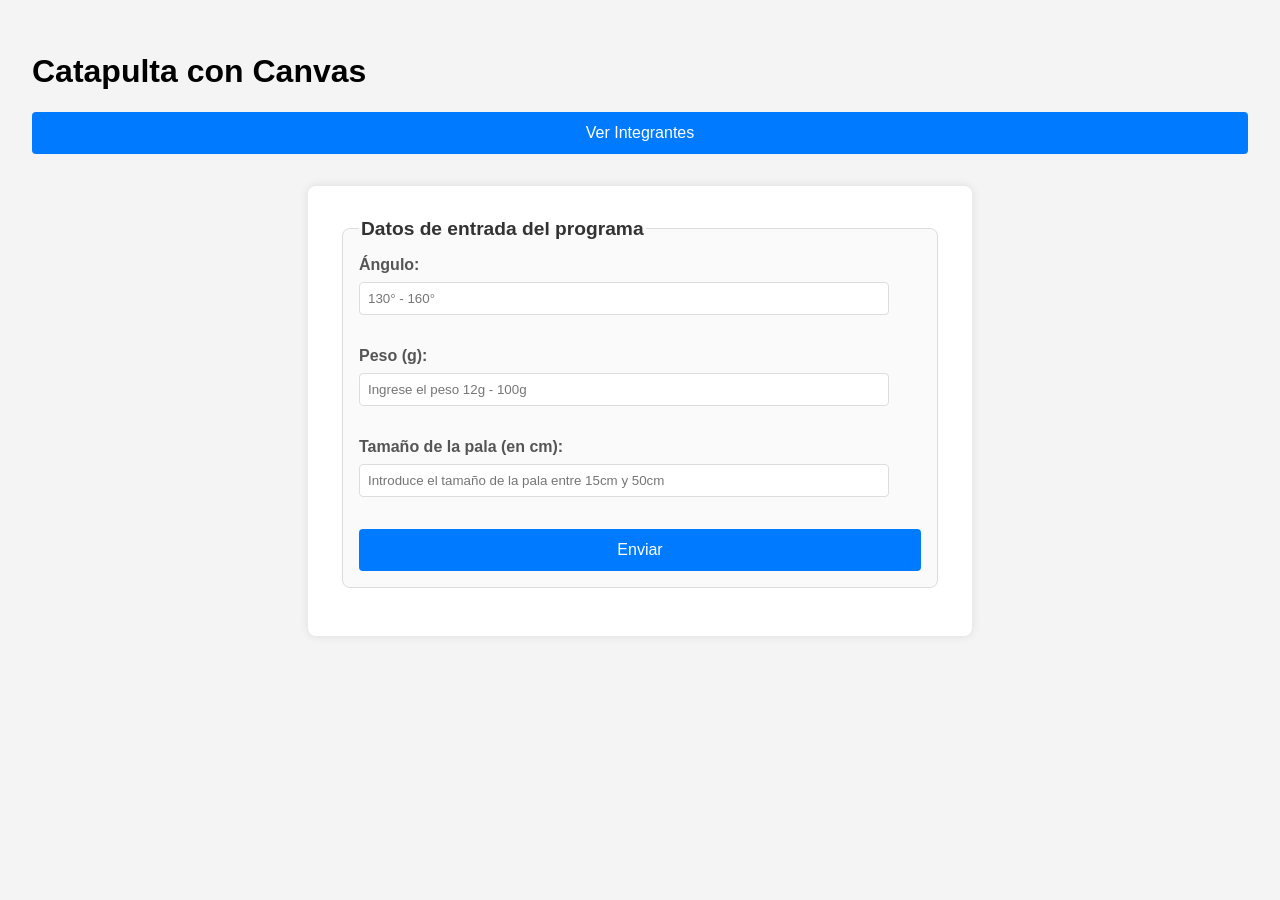
<file: Projects/4to Semestre/Fisica 1/src/index.html>
<!-- Referencias -->
<!-- https://developer.mozilla.org/es/docs/Web/API/Canvas_API/Tutorial -->
<!-- https://developer.mozilla.org/es/docs/Web/API/Canvas_API/Tutorial/Basic_usage -->
<!-- https://www.mathjax.org/ -->
<!-- https://docs.mathjax.org/en/latest/web/configuration.html -->
<!DOCTYPE html>
<html lang="es">

<head>
    <meta charset="UTF-8">
    <meta name="viewport"
        content="width=device-width, initial-scale=1.0">
    <title>Catapulta</title>
    <link rel="stylesheet"
        href="../style/index.css">

</head>

<body>
    <main>
        <h1>Catapulta con Canvas</h1>
        <dialog id="idDialogIntegrantes">
            <h2>Integrantes</h2>
            <ol start="1">
                <li>Daniel Benjamin Perez Morales</li>
                <li>Jeremy Joshua Perez Gonzales</li>
                <li>Pedro Justino Cruz Perez</li>
                <li>Gustavo Alexander Diaz Moreno</li>
                <li>Ariel Cristopher Alvarez Zapata</li>
                <li>Juan Alberto Hernandez Alvarez</li>
                <img src="../images/Pedro.webp"
                    alt="Pedro"
                    width="150"
                    height="150">
                <img src="../images/Emilio.webp"
                    alt="Emilio"
                    width="150"
                    height="150">
                <img src="../images/Daniel.webp"
                    alt="Daniel"
                    width="150"
                    height="150">
                <img src="../images/Jeremy.webp"
                    alt="Jeremy"
                    width="150"
                    height="150">
                <img src="../images/Gabriel.webp"
                    alt="Gabriel"
                    width="150"
                    height="150">
                <img src="../images/Lester.webp"
                    alt="Lester"
                    width="150"
                    height="150">
                <img src="../images/Gustavo.webp"
                    alt="Gustavo"
                    width="150"
                    height="150">
                <img src="../images/Ariel.webp"
                    alt="Ariel"
                    width="150"
                    height="150">

            </ol>
            <button id="cerrarModalIntegrantes">Cerrar</button>
        </dialog>


        <button id="verModalIntegrantes">Ver Integrantes</button>

        <script src="../lib/modal.cjs"></script>

        <form id="catapultaForm">
            <fieldset>
                <legend>Datos de entrada del programa</legend>

                <div class="form-group">
                    <label for="angulo">Ángulo:</label>
                    <input id="angulo"
                        name="angulo"
                        type="number"
                        min="130"
                        max="160"
                        placeholder="130&deg; - 160&deg;"
                        required>
                    <span id="anguloMsg"
                        class="message"></span>
                </div>

                <div class="form-group">
                    <label for="peso">Peso (g):</label>
                    <input id="peso"
                        name="peso"
                        type="number"
                        min="12"
                        max="100"
                        step="0.1"
                        placeholder="Ingrese el peso 12g - 100g"
                        required>
                    <span id="pesoMsg"
                        class="message"></span>
                </div>

                <div class="form-group">
                    <label for="tamañoPala">Tamaño de la pala (en cm):</label>
                    <input id="tamañoPala"
                        name="tamañoPala"
                        type="number"
                        step="0.1"
                        min="15"
                        max="50"
                        placeholder="Introduce el tamaño de la pala entre 15cm y 50cm"
                        required>
                    <span id="tamañoPalaMsg"
                        class="message"></span>
                </div>

                <button type="submit">Enviar</button>
            </fieldset>
        </form>

        <script src="../lib/catapultaFormulario.cjs"></script>
    </main>
</body>

</html>
</file>
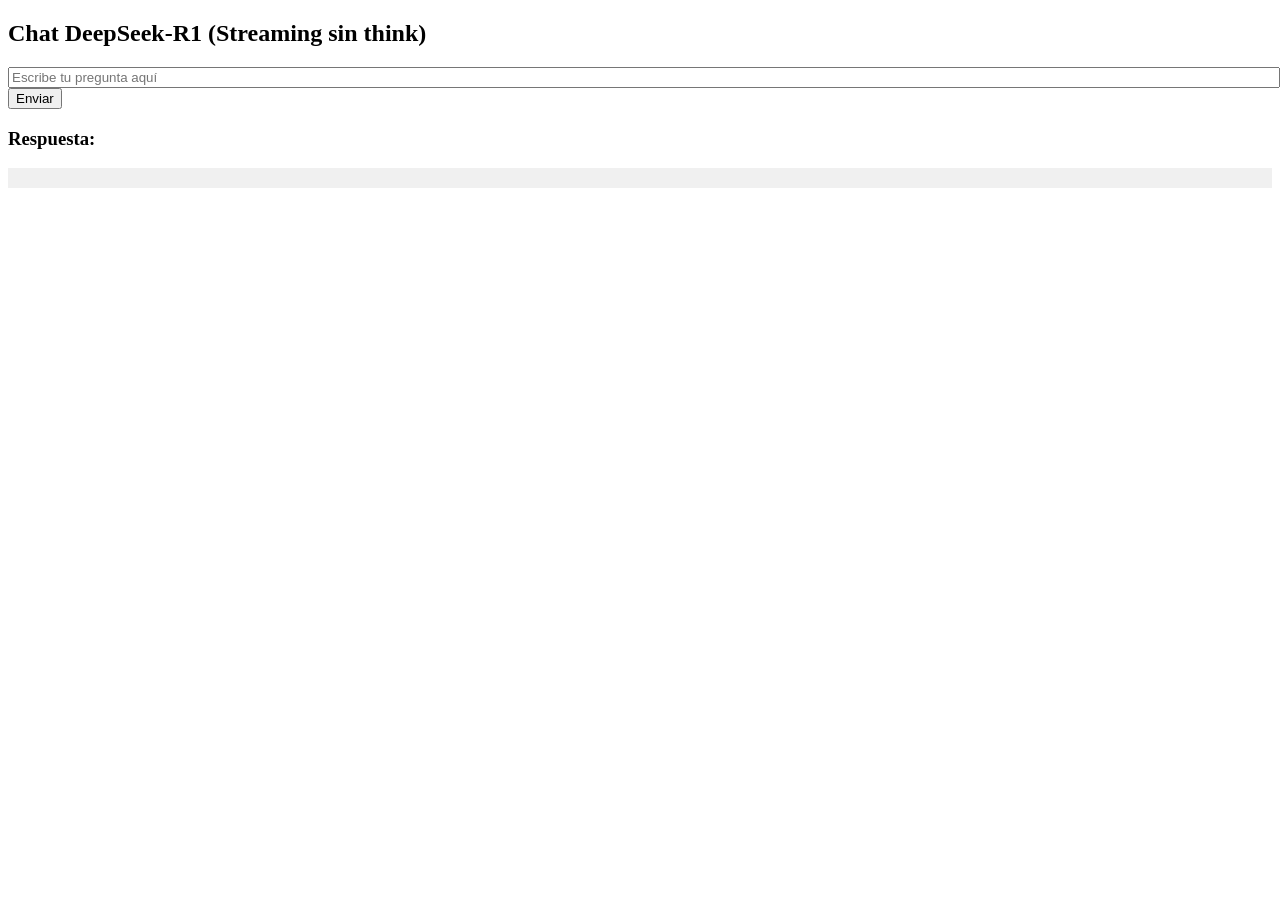
<file: Projects/5to Semestre/Fisica 2/test/index.html>
<!DOCTYPE html>
<html>

<head>
    <meta charset="UTF-8">
    <title>Chat DeepSeek‑R1 (Streaming sin think)</title>
    <script>
        async function ask() {
            const prompt = document.getElementById('prompt').value;
            const output = document.getElementById('output');
            output.textContent = '';
            let full = '';

            const res = await fetch('http://127.0.0.1:11434/api/generate', {
                method: 'POST',
                headers: { 'Content-Type': 'application/json' },
                body: JSON.stringify({
                    model: 'mistral',
                    prompt,
                    stream: true
                })
            });

            const reader = res.body.getReader();
            const decoder = new TextDecoder();
            let texto = "";
            let done = false;

            while (!done) {
                const { value, done: doneReading } = await reader.read();
                done = doneReading;
                const chunk = decoder.decode(value, { stream: true });

                chunk.split('\n').forEach(line => {
                    if (line.trim()) {
                        try {
                            const obj = JSON.parse(line);
                            if (obj.response) {
                                // Quita cualquier fragmento pensado
                                const clean = obj.response.replace(/<think>.*?<\/think>/gs, '');
                                full += clean;
                                texto = full;
                                output.textContent = full;
                            }
                        } catch (e) {
                            // Ignorar líneas JSON parciales
                        }
                    }
                });

            }
            texto = texto.split("</think>")[1].trim();
            console.log(
                texto
            ); // Imprime la respuesta por consola



        }

        window.ask = ask;
    </script>
</head>

<body>
    <h2>Chat DeepSeek‑R1 (Streaming sin think)</h2>
    <input id="prompt"
        style="width:100%"
        placeholder="Escribe tu pregunta aquí" />
    <button onclick="ask()">Enviar</button>
    <h3>Respuesta:</h3>
    <pre id="output"
        style="background:#f0f0f0; padding:10px;"></pre>
</body>

</html>
</file>
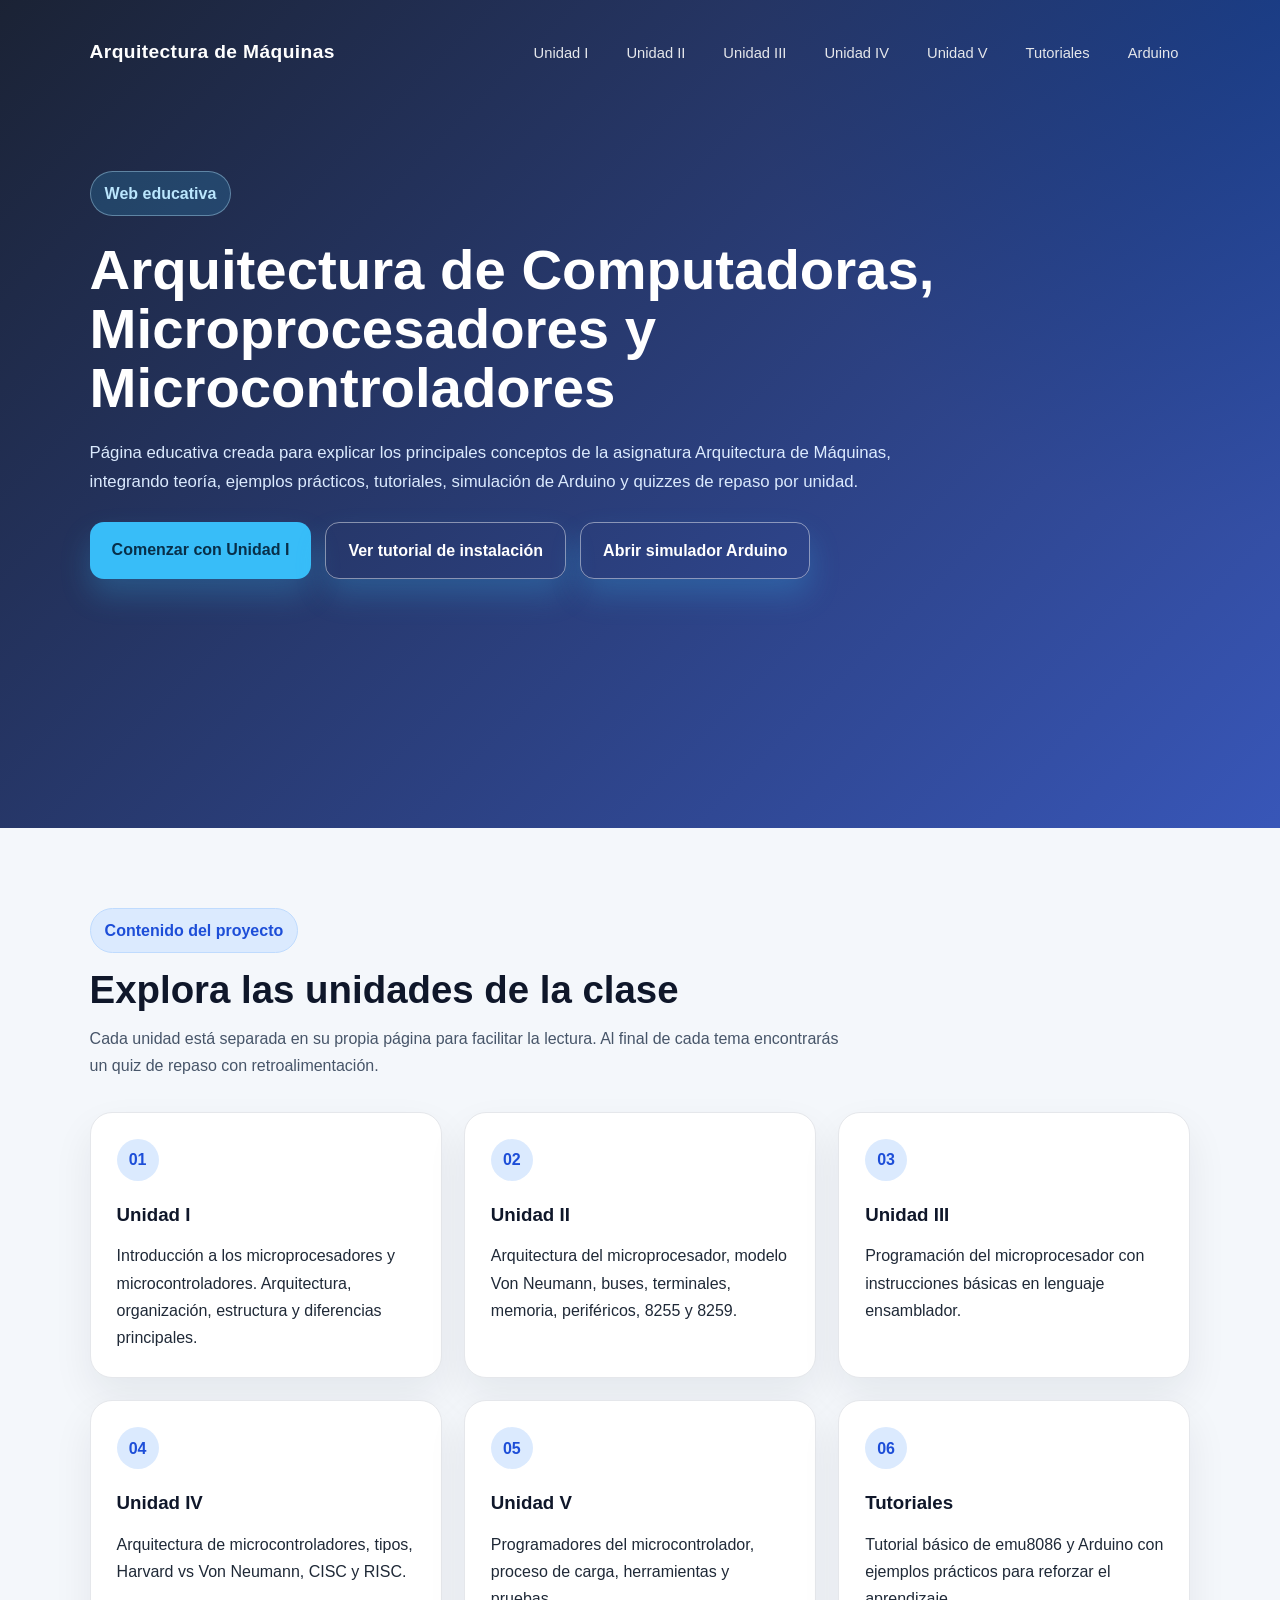
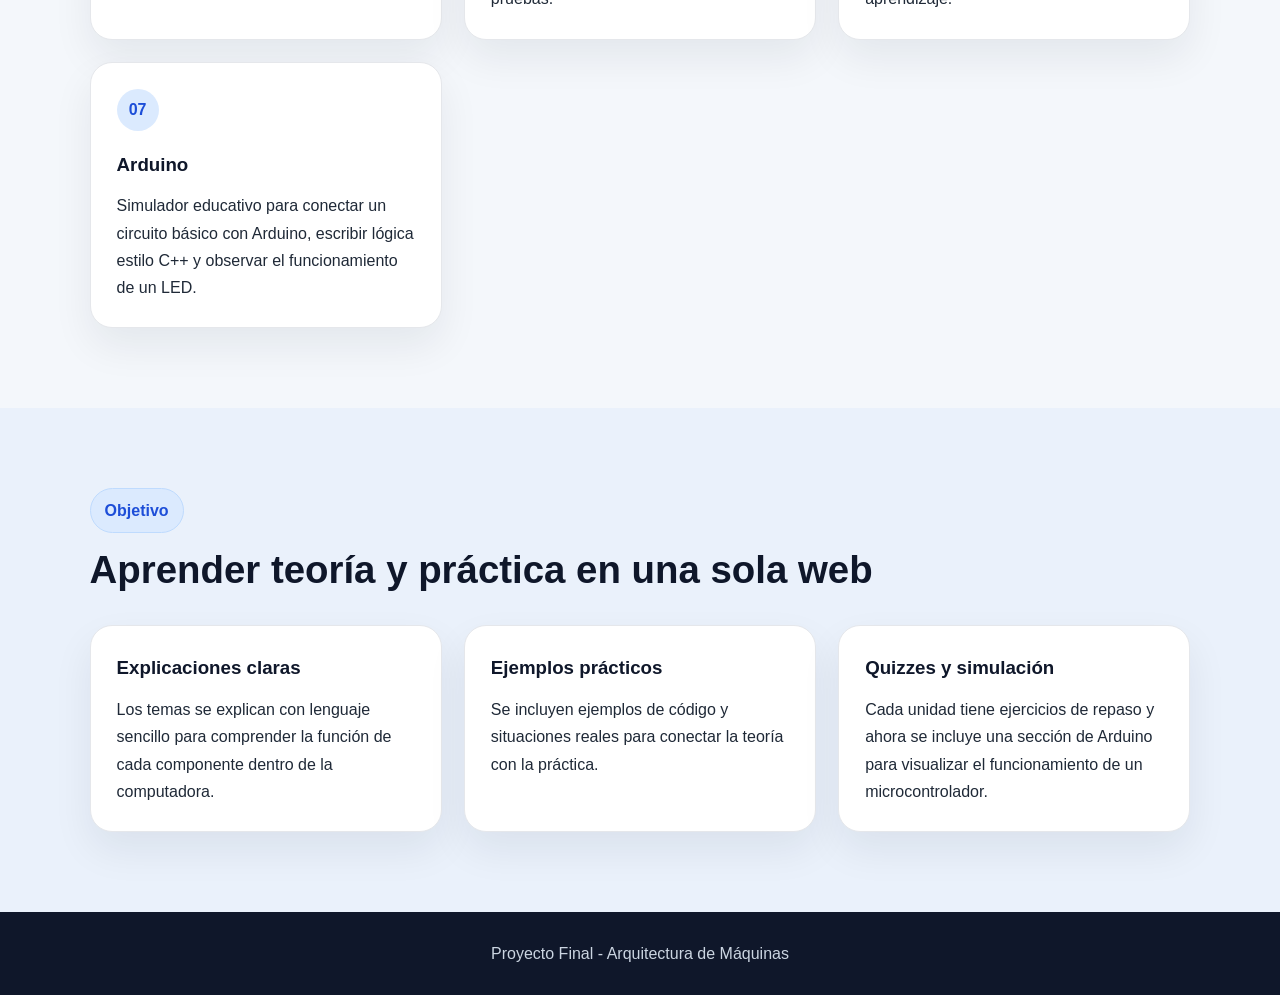
<file: Projects/7mo Semestre/Arquitectura De Maquinas Computadora 1/project-referencia/index.html>
<!DOCTYPE html>
<html lang="es">
<head>
  <meta charset="UTF-8">
  <meta name="viewport" content="width=device-width, initial-scale=1.0">
  <title>Arquitectura de Máquinas</title>
  <link rel="stylesheet" href="style.css">
</head>
<body>

  <header class="hero">
    <nav class="navbar">
      <a href="index.html" class="logo">Arquitectura de Máquinas</a>

      <ul class="menu">
        <li><a href="Unidades/unidad1.html">Unidad I</a></li>
        <li><a href="Unidades/unidad2.html">Unidad II</a></li>
        <li><a href="Unidades/unidad3.html">Unidad III</a></li>
        <li><a href="Unidades/unidad4.html">Unidad IV</a></li>
        <li><a href="Unidades/unidad5.html">Unidad V</a></li>
        <li><a href="Unidades/tutoriales.html">Tutoriales</a></li>
        <li><a href="Unidades/arduino.html">Arduino</a></li>
      </ul>
    </nav>

    <section class="hero-content">
      <span class="tag">Web educativa</span>

      <h1>Arquitectura de Computadoras, Microprocesadores y Microcontroladores</h1>

      <p>
        Página educativa creada para explicar los principales conceptos de la asignatura
        Arquitectura de Máquinas, integrando teoría, ejemplos prácticos, tutoriales,
        simulación de Arduino y quizzes de repaso por unidad.
      </p>

      <div class="hero-buttons">
        <a class="btn" href="Unidades/unidad1.html">Comenzar con Unidad I</a>
        <a class="btn btn-outline" href="Unidades/tutoriales.html">Ver tutorial de instalación</a>
        <a class="btn btn-outline" href="Unidades/arduino.html">Abrir simulador Arduino</a>
      </div>
    </section>
  </header>

  <main>

    <section class="section">
      <div class="section-title">
        <span>Contenido del proyecto</span>
        <h2>Explora las unidades de la clase</h2>
        <p>
          Cada unidad está separada en su propia página para facilitar la lectura.
          Al final de cada tema encontrarás un quiz de repaso con retroalimentación.
        </p>
      </div>

      <div class="cards">
        <a href="Unidades/unidad1.html" class="card link-card">
          <span class="card-number">01</span>
          <h3>Unidad I</h3>
          <p>
            Introducción a los microprocesadores y microcontroladores.
            Arquitectura, organización, estructura y diferencias principales.
          </p>
        </a>

        <a href="Unidades/unidad2.html" class="card link-card">
          <span class="card-number">02</span>
          <h3>Unidad II</h3>
          <p>
            Arquitectura del microprocesador, modelo Von Neumann, buses,
            terminales, memoria, periféricos, 8255 y 8259.
          </p>
        </a>

        <a href="Unidades/unidad3.html" class="card link-card">
          <span class="card-number">03</span>
          <h3>Unidad III</h3>
          <p>
            Programación del microprocesador con instrucciones básicas
            en lenguaje ensamblador.
          </p>
        </a>

        <a href="Unidades/unidad4.html" class="card link-card">
          <span class="card-number">04</span>
          <h3>Unidad IV</h3>
          <p>
            Arquitectura de microcontroladores, tipos, Harvard vs Von Neumann,
            CISC y RISC.
          </p>
        </a>

        <a href="Unidades/unidad5.html" class="card link-card">
          <span class="card-number">05</span>
          <h3>Unidad V</h3>
          <p>
            Programadores del microcontrolador, proceso de carga,
            herramientas y pruebas.
          </p>
        </a>

        <a href="Unidades/tutoriales.html" class="card link-card">
          <span class="card-number">06</span>
          <h3>Tutoriales</h3>
          <p>
            Tutorial básico de emu8086 y Arduino con ejemplos prácticos
            para reforzar el aprendizaje.
          </p>
        </a>

        <a href="Unidades/arduino.html" class="card link-card">
          <span class="card-number">07</span>
          <h3>Arduino</h3>
          <p>
            Simulador educativo para conectar un circuito básico con Arduino,
            escribir lógica estilo C++ y observar el funcionamiento de un LED.
          </p>
        </a>
      </div>
    </section>

    <section class="section section-alt">
      <div class="section-title">
        <span>Objetivo</span>
        <h2>Aprender teoría y práctica en una sola web</h2>
      </div>

      <div class="features">
        <article class="feature">
          <h3>Explicaciones claras</h3>
          <p>
            Los temas se explican con lenguaje sencillo para comprender la función
            de cada componente dentro de la computadora.
          </p>
        </article>

        <article class="feature">
          <h3>Ejemplos prácticos</h3>
          <p>
            Se incluyen ejemplos de código y situaciones reales para conectar
            la teoría con la práctica.
          </p>
        </article>

        <article class="feature">
          <h3>Quizzes y simulación</h3>
          <p>
            Cada unidad tiene ejercicios de repaso y ahora se incluye una sección
            de Arduino para visualizar el funcionamiento de un microcontrolador.
          </p>
        </article>
      </div>
    </section>

  </main>

  <footer class="footer">
    <p>Proyecto Final - Arquitectura de Máquinas</p>
  </footer>

</body>
</html>
</file>
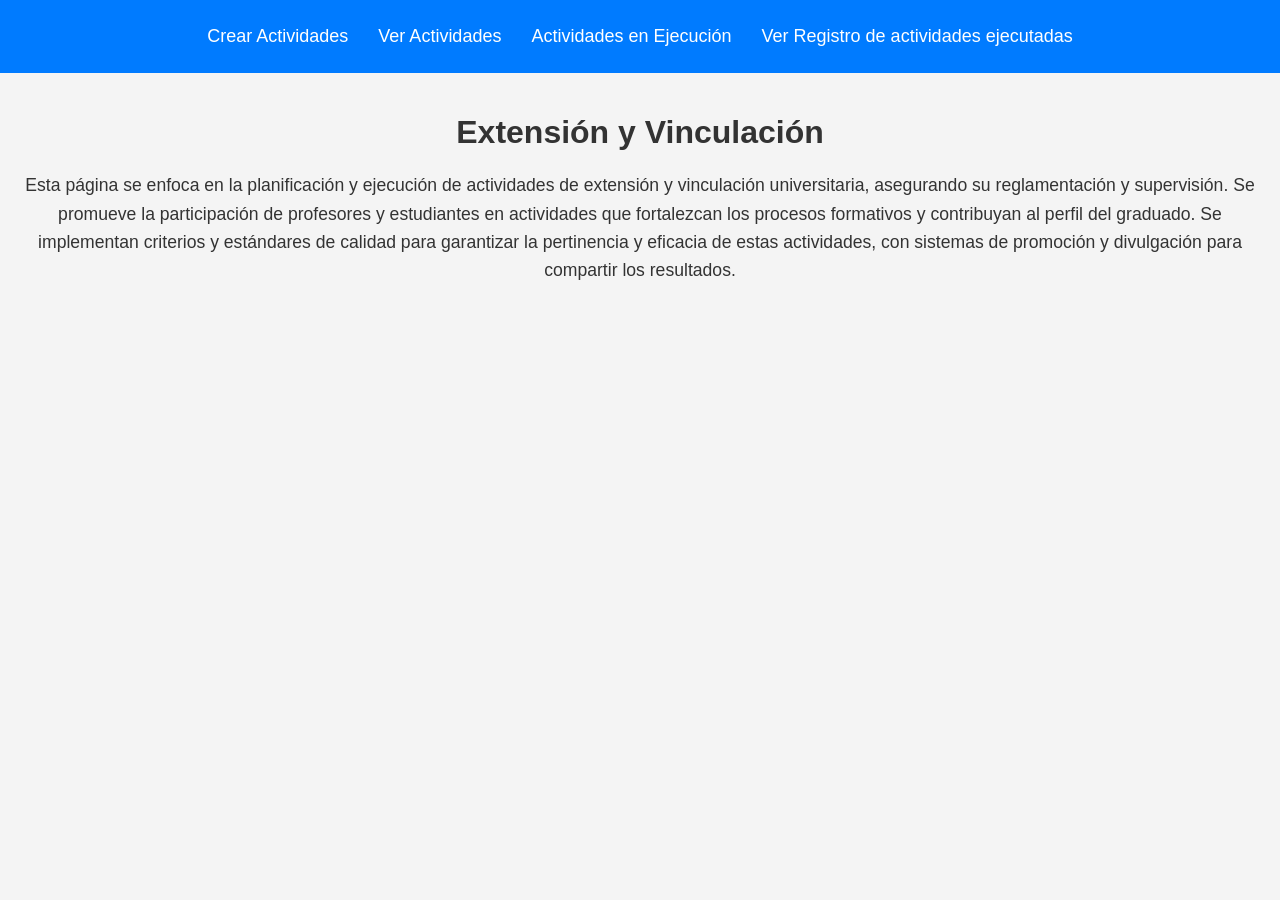
<file: Projects/3er Semestre/Programacion Orientada A Objetos/MyBackendProject/wwwroot/index.html>
<!DOCTYPE html>
<html lang="es">

<head>
    <link rel="stylesheet"
        href="styles.css">
    <meta charset="UTF-8">
    <meta name="viewport"
        content="width=device-width, initial-scale=1.0">
    <title>Extensión y Vinculación</title>
    <style>
        /* Estilos para el cuerpo del documento */
        body {

            background-color: #f4f4f4;
            color: #333;
            margin: 0;
            padding: 0;
        }

        /* Estilos para el encabezado */
        header {
            background-color: #007BFF;
            padding: 10px 0;
        }

        /* Estilos para la navegación */
        nav ul {
            list-style: none;
            display: flex;
            justify-content: center;
        }

        nav ul li {
            margin: 0 15px;
        }

        nav ul li a {
            color: #fff;
            text-decoration: none;
            font-size: 18px;
        }

        nav ul li a:hover {
            text-decoration: underline;
        }

        /* Estilos para el contenido principal */
        main {
            padding: 20px;
            text-align: center;
        }

        h1 {
            margin-bottom: 20px;
            color: #333;
        }

        p#resumen {
            color: #333;
            font-size: 1.1em;
            line-height: 1.6;
        }

        /* Estilos para el formulario */
        form {
            margin-top: 20px;
        }

        input[type="text"],
        input[type="submit"] {
            padding: 10px;
            margin-right: 10px;
            border: 1px solid #007BFF;
            border-radius: 5px;
            font-size: 16px;
            color: #333;
        }

        input[type="text"]::placeholder {
            color: #ccc;
        }

        button[type="submit"] {
            padding: 10px 20px;
            background-color: #007BFF;
            color: #fff;
            border: none;
            border-radius: 5px;
            font-size: 16px;
            cursor: pointer;
            transition: background-color 0.3s ease;
        }

        button[type="submit"]:hover {
            background-color: #0056b3;
        }
    </style>
</head>

<body>
    <header>
        <nav>
            <ul>
                <li><a href="/CrearActividades">Crear Actividades</a></li>
                <li><a href="/VerActividades">Ver Actividades</a></li>
                <li><a href="/ActividadesEnEjecucion">Actividades en Ejecución</a></li>
                <li><a href="/VerRegistroActividadesEjecutadas">Ver Registro de actividades ejecutadas</a></li>
            </ul>
        </nav>
    </header>
    <main>
        <h1>Extensión y Vinculación</h1>
        <p id="resumen">
            Esta página se enfoca en la planificación y ejecución de actividades de extensión y vinculación
            universitaria, asegurando su reglamentación y supervisión. Se promueve la participación de profesores y
            estudiantes en actividades que fortalezcan los procesos formativos y contribuyan al perfil del graduado. Se
            implementan criterios y estándares de calidad para garantizar la pertinencia y eficacia de estas
            actividades, con sistemas de promoción y divulgación para compartir los resultados.
        </p>

    </main>

</body>

</html>
</file>
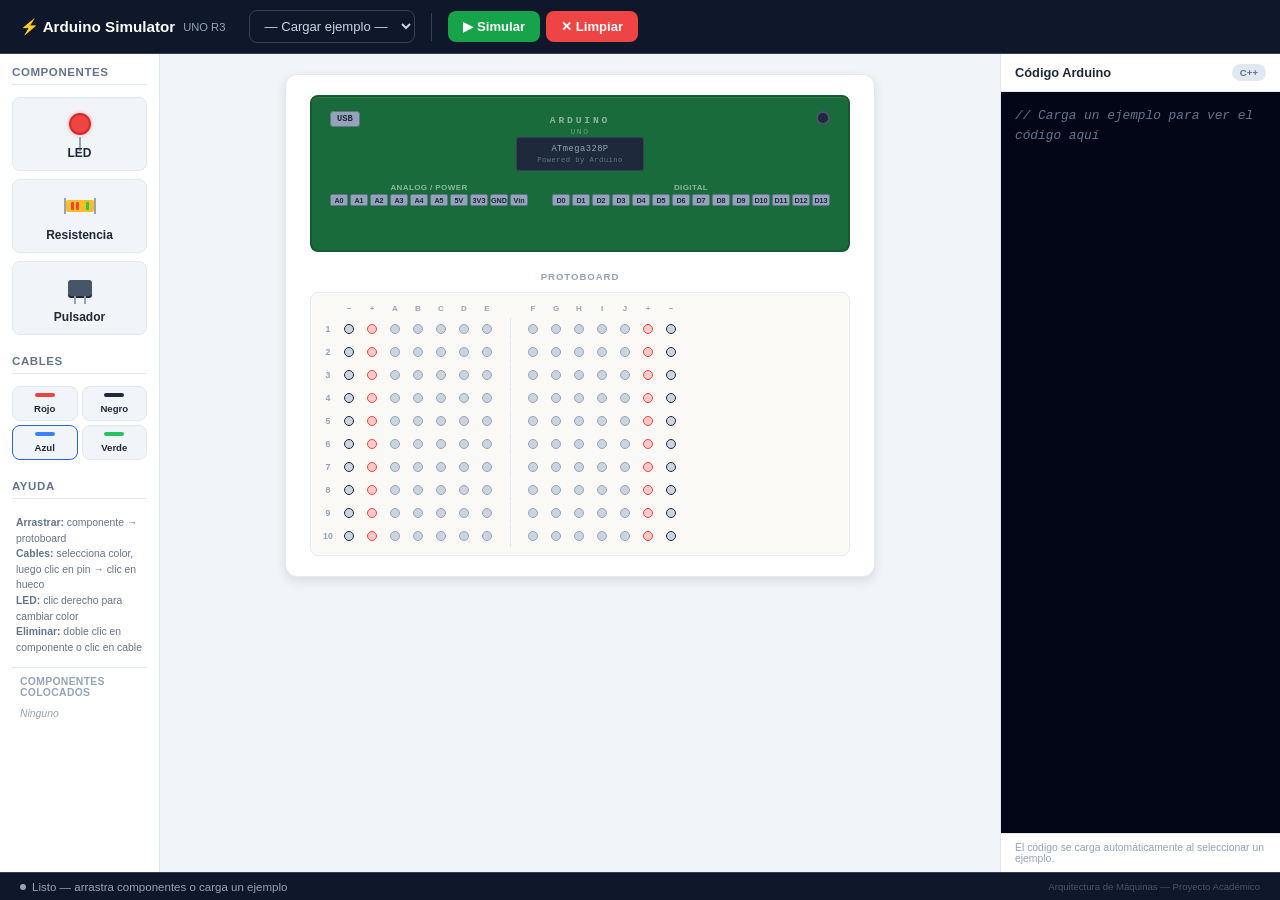
<file: Projects/7mo Semestre/Arquitectura De Maquinas Computadora 1/simulador/arduino.html>
<!DOCTYPE html>
<html lang="es">
<head>
  <meta charset="UTF-8" />
  <meta name="viewport" content="width=device-width, initial-scale=1.0" />
  <title>Simulador Arduino UNO — Arquitectura de Máquinas</title>
  <link rel="stylesheet" href="style.css" />
  <style>
    html, body {
      height: 100%;
      margin: 0;
      padding: 0;
    }
    body {
      font-family: 'Segoe UI', Arial, Helvetica, sans-serif;
      background: #f1f5f9;
      color: #1f2937;
      overflow: hidden;
      height: 100vh;
      display: flex;
      flex-direction: column;
      user-select: none;
    }
  </style>
</head>
<body class="sim-body">

  <!-- =========================================================
       Toolbar
       ========================================================= -->
  <header class="sim-toolbar">
    <div class="brand">
      ⚡ Arduino Simulator
      <small>UNO R3</small>
    </div>

    <div class="toolbar-group">
      <select class="sim-select" id="example-select">
        <option value="" disabled selected>— Cargar ejemplo —</option>
        <option value="0">LED Encendido</option>
        <option value="1">LED Parpadeante</option>
        <option value="2">LED con Pulsador</option>
      </select>
    </div>

    <div class="toolbar-divider"></div>

    <div class="toolbar-group">
      <button class="sim-btn sim-btn-success" id="btn-simulate">▶ Simular</button>
      <button class="sim-btn sim-btn-danger" id="btn-clear">✕ Limpiar</button>
    </div>
  </header>

  <!-- =========================================================
       Main Layout
       ========================================================= -->
  <main class="sim-main">

    <!-- ========== Palette (Left) ========== -->
    <aside class="sim-palette">
      <div class="palette-title">Componentes</div>

      <!-- LED -->
      <div class="palette-item" data-component="led" title="Arrastrar LED a la protoboard">
        <div class="palette-icon">
          <div class="palette-led"></div>
        </div>
        <span>LED</span>
      </div>

      <!-- Resistor -->
      <div class="palette-item" data-component="resistor" title="Arrastrar resistencia 220Ω">
        <div class="palette-icon">
          <div class="palette-resistor">
            <div class="bands">
              <span style="background:#ef4444;"></span>
              <span style="background:#ef4444;"></span>
              <span style="background:#fbbf24;"></span>
              <span style="background:#22c55e;"></span>
            </div>
          </div>
        </div>
        <span>Resistencia</span>
      </div>

      <!-- Button -->
      <div class="palette-item" data-component="button" title="Arrastrar pulsador">
        <div class="palette-icon">
          <div class="palette-button"></div>
        </div>
        <span>Pulsador</span>
      </div>

      <div class="palette-title" style="margin-top:12px;">Cables</div>

      <div class="palette-wire-options">
        <div class="palette-item" data-wire-color="#ef4444" title="Cable rojo (VCC)">
          <div class="wire-swatch red"></div>
          <span style="font-size:0.6rem;">Rojo</span>
        </div>
        <div class="palette-item" data-wire-color="#1e293b" title="Cable negro (GND)">
          <div class="wire-swatch black"></div>
          <span style="font-size:0.6rem;">Negro</span>
        </div>
        <div class="palette-item" data-wire-color="#3b82f6" title="Cable azul (señal)">
          <div class="wire-swatch blue"></div>
          <span style="font-size:0.6rem;">Azul</span>
        </div>
        <div class="palette-item" data-wire-color="#22c55e" title="Cable verde (señal)">
          <div class="wire-swatch green"></div>
          <span style="font-size:0.6rem;">Verde</span>
        </div>
      </div>

      <div class="palette-title" style="margin-top:12px;">Ayuda</div>
      <div style="font-size:0.65rem;color:#64748b;line-height:1.5;padding:4px;">
        <strong>Arrastrar:</strong> componente → protoboard<br/>
        <strong>Cables:</strong> selecciona color, luego clic en pin → clic en hueco<br/>
        <strong>LED:</strong> clic derecho para cambiar color<br/>
        <strong>Eliminar:</strong> doble clic en componente o clic en cable
      </div>

      <div class="sim-inspector" id="comp-inspector">
        <div class="inspector-title">Componentes colocados</div>
        <div class="inspector-empty" id="inspector-empty">Ninguno</div>
        <div id="inspector-list"></div>
      </div>
    </aside>

    <!-- ========== Workspace (Center) ========== -->
    <section class="sim-workspace">
      <div class="workspace-canvas">
        <div id="arduino-container"></div>
        <div id="protoboard-container"></div>
      </div>
    </section>

    <!-- ========== Code Panel (Right) ========== -->
    <aside class="sim-code-panel">
      <div class="code-header">
        <h3>Código Arduino</h3>
        <span class="code-badge">C++</span>
      </div>

      <div class="code-editor-wrapper">
        <pre class="code-highlight-layer" id="code-display"></pre>
      </div>

      <div class="code-footer">
        <span style="font-size:0.65rem;color:#94a3b8;">
          El código se carga automáticamente al seleccionar un ejemplo.
        </span>
      </div>
    </aside>

  </main>

  <!-- =========================================================
       Status Bar
       ========================================================= -->
  <footer class="sim-status">
    <div class="status-msg">
      <span class="status-dot idle" id="status-dot"></span>
      <span id="status-msg">Iniciando simulador...</span>
    </div>
    <span style="font-size:0.6rem;color:#475569;">
      Arquitectura de Máquinas — Proyecto Académico
    </span>
  </footer>

  <!-- Script -->
  <script src="arduino-sim.js"></script>

</body>
</html>
</file>
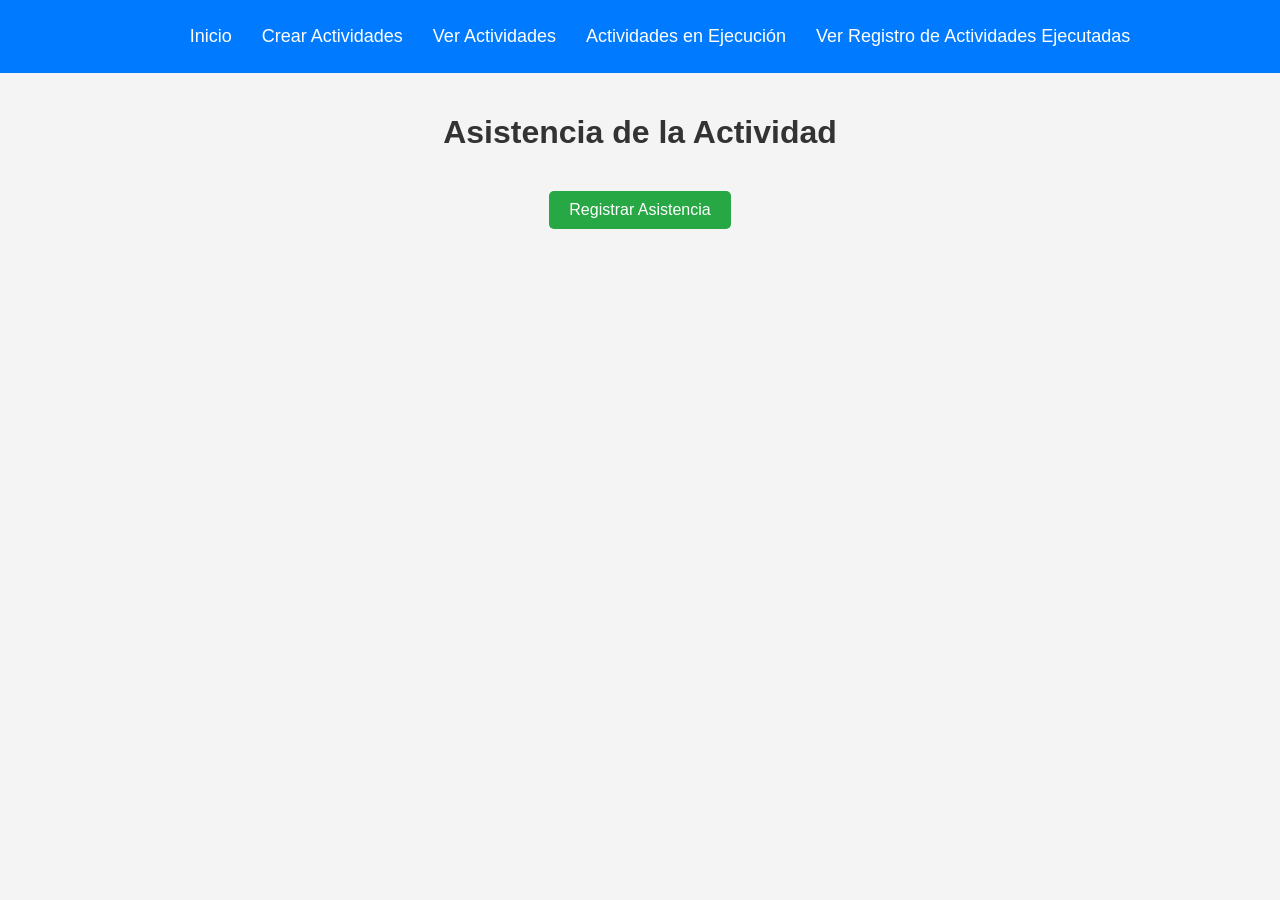
<file: Projects/3er Semestre/Programacion Orientada A Objetos/MyBackendProject/wwwroot/AsistenciaDeLaActividad.html>
<!DOCTYPE html>
<html lang="es">

<head>
    <meta charset="UTF-8">
    <meta name="viewport"
        content="width=device-width, initial-scale=1.0">
    <title>Asistencia de la Actividad</title>
    <style>
        body {
            font-family: Arial, sans-serif;
            background-color: #f4f4f4;
            color: #333;
            margin: 0;
            padding: 0;
        }

        header {
            background-color: #007BFF;
            padding: 10px 0;
        }

        nav ul {
            list-style: none;
            display: flex;
            justify-content: center;
        }

        nav ul li {
            margin: 0 15px;
        }

        nav ul li a {
            color: #fff;
            text-decoration: none;
            font-size: 18px;
        }

        nav ul li a:hover {
            text-decoration: underline;
        }

        main {
            padding: 20px;
            text-align: center;
        }

        h1 {
            margin-bottom: 20px;
            color: #333;
        }

        .estudiantes-container {
            display: flex;
            flex-wrap: wrap;
            justify-content: center;
        }

        .estudiante-card {
            background-color: #fff;
            border-radius: 10px;
            box-shadow: 0 4px 6px rgba(0, 0, 0, 0.1);
            margin: 20px;
            padding: 20px;
            max-width: 400px;
            width: calc(100% - 40px);
            text-align: left;
            transition: transform 0.3s ease;
        }

        .estudiante-card:hover {
            transform: translateY(-5px);
        }

        .estudiante-card h2 {
            color: #333;
            margin-bottom: 10px;
            font-size: 24px;
        }

        .estudiante-card p {
            color: #666;
            margin-bottom: 10px;
            font-size: 18px;
            line-height: 1.6;
        }

        .button-container {
            display: flex;
            justify-content: center;
            margin-top: 20px;
        }

        .finalizar-button {
            padding: 10px 20px;
            border: none;
            border-radius: 5px;
            font-size: 16px;
            cursor: pointer;
            transition: background-color 0.3s ease;
            background-color: #28a745;
            color: #fff;
            text-align: center;
        }

        .finalizar-button:hover {
            background-color: #218838;
        }

        .asistio-checkbox {
            margin-top: 10px;
        }
    </style>
</head>

<body>
    <header>
        <nav>
            <ul>
                <li><a href="/">Inicio</a></li>
                <li><a href="/CrearActividades">Crear Actividades</a></li>
                <li><a href="/VerActividades">Ver Actividades</a></li>
                <li><a href="/ActividadesEnEjecucion">Actividades en Ejecución</a></li>
                <li><a href="/VerRegistroActividadesEjecutadas">Ver Registro de Actividades Ejecutadas</a></li>
            </ul>
        </nav>
    </header>
    <main>
        <h1>Asistencia de la Actividad</h1>
        <div class="estudiantes-container">
            <!-- Aquí se insertarán los estudiantes desde el servidor -->
        </div>
        <div class="button-container">
            <button class="finalizar-button"
                onclick="registrarAsistencia()">Registrar Asistencia</button>
        </div>
    </main>
    <script>
        async function cargarEstudiantes() {
            try {
                const urlParams = new URLSearchParams(window.location.search);
                const idActividad = urlParams.get('id_actividad');

                if (!idActividad) {
                    throw new Error('No se proporcionó un ID de actividad.');
                }

                const response = await fetch(`/api/AsistenciaDeLaActividad?id_actividad=${idActividad}`);
                const data = await response.json();
                if (data.success) {
                    const estudiantes = data.estudiantes;
                    const estudiantesContainer = document.querySelector('.estudiantes-container');
                    estudiantesContainer.innerHTML = ''; // Limpiar contenido actual
                    estudiantes.forEach(estudiante => {
                        const card = document.createElement('div');
                        card.classList.add('estudiante-card');
                        card.innerHTML = `
                        <h2>${estudiante.nombre}</h2>
                        <p><strong>Carnet:</strong> ${estudiante.carnet}</p>
                        <p><strong>Carrera:</strong> ${estudiante.carrera}</p>
                        <div class="asistio-checkbox">
                            <label>
                                <input type="checkbox" value="${estudiante.id}" class="asistio-checkbox-input"> Asistió
                            </label>
                        </div>`;
                        estudiantesContainer.appendChild(card);
                    });

                } else {
                    throw new Error(data.message);
                }
            } catch (error) {
                console.error('Error:', error.message);
                alert('Error al cargar los estudiantes: ' + error.message);
            }
        }

        async function registrarAsistencia() {
            try {
                const urlParams = new URLSearchParams(window.location.search);
                const idActividad = urlParams.get('id_actividad');

                if (!idActividad) {
                    throw new Error('No se proporcionó un ID de actividad.');
                }

                const checkboxes = document.querySelectorAll('.asistio-checkbox-input:checked');
                const estudiantesAsistentes = Array.from(checkboxes).map(cb => parseInt(cb.value));

                const response = await fetch('/api/RegistrarAsistencia', {
                    method: 'POST',
                    headers: {
                        'Content-Type': 'application/json'
                    },
                    body: JSON.stringify({
                        idActividad: parseInt(idActividad),
                        estudiantesAsistentes
                    })
                });

                const data = await response.json();
                if (data.success) {
                    alert('Asistencia registrada exitosamente.');
                } else {
                    throw new Error(data.message);
                }
            } catch (error) {
                console.error('Error:', error.message);
                alert('Error al registrar la asistencia: ' + error.message);
            }
        }

        document.addEventListener('DOMContentLoaded', function () {
            cargarEstudiantes();
        });
    </script>
</body>

</html>
</file>
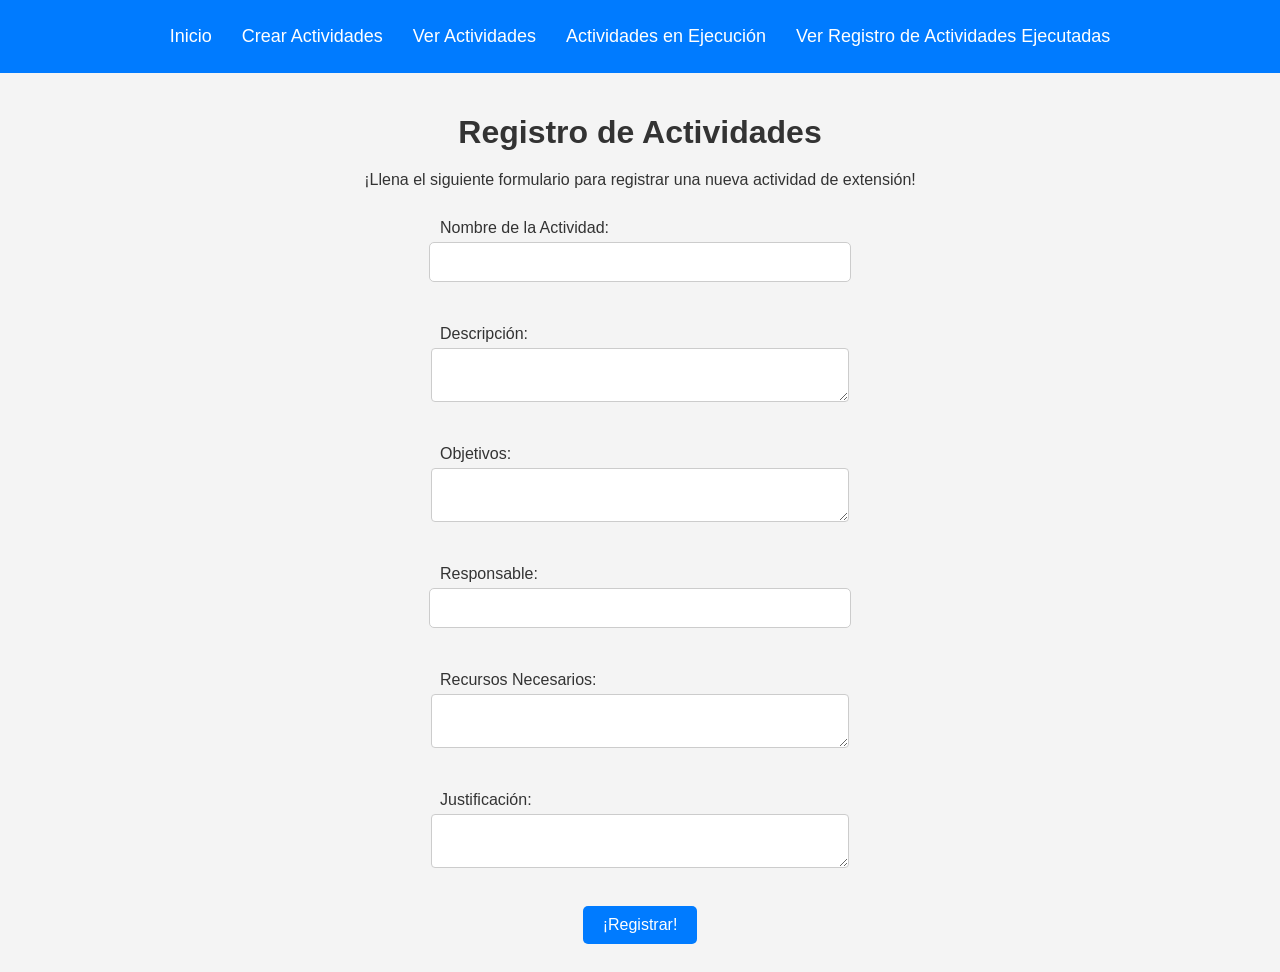
<file: Projects/3er Semestre/Programacion Orientada A Objetos/MyBackendProject/wwwroot/CrearActividades.html>
<!DOCTYPE html>
<html lang="es">

<head>
    <link rel="stylesheet"
        href="styles.css">
    <meta charset="UTF-8">
    <meta name="viewport"
        content="width=device-width, initial-scale=1.0">
    <title>CrearActividades</title>
    <style>
        /* Estilos generales */
        body {

            background-color: #f4f4f4;
            color: #333;
            margin: 0;
            padding: 0;
        }

        header {
            background-color: #007BFF;
            padding: 10px 0;
        }

        nav ul {
            list-style: none;
            display: flex;
            justify-content: center;
        }

        nav ul li {
            margin: 0 15px;
        }

        nav ul li a {
            color: #fff;
            text-decoration: none;
            font-size: 18px;
        }

        nav ul li a:hover {
            text-decoration: underline;
        }

        main {
            padding: 20px;
            text-align: center;
        }

        h1 {
            margin-bottom: 20px;
            color: #333;
        }

        p {
            color: #333;
        }

        form {
            margin-top: 20px;
            display: flex;
            flex-direction: column;
            align-items: center;
        }

        label {
            margin-top: 10px;
            text-align: left;
            width: 100%;
            max-width: 400px;
        }

        input[type="text"],
        input[type="number"],
        textarea {
            padding: 10px;
            margin-bottom: 15px;
            width: 100%;
            max-width: 400px;
            border: 1px solid #ccc;
            border-radius: 5px;
            font-size: 16px;
            color: #333;
        }

        input[type="submit"] {
            padding: 10px 20px;
            background-color: #007BFF;
            color: #fff;
            border: none;
            border-radius: 5px;
            font-size: 16px;
            cursor: pointer;
        }

        input[type="submit"]:hover {
            background-color: #0056b3;
        }
    </style>
</head>

<body>
    <header>
        <nav>
            <ul>
                <li><a href="/">Inicio</a></li>
                <li><a href="/CrearActividades">Crear Actividades</a></li>
                <li><a href="/VerActividades">Ver Actividades</a></li>
                <li><a href="/ActividadesEnEjecucion">Actividades en Ejecución</a></li>
                <li><a href="/VerRegistroActividadesEjecutadas">Ver Registro de Actividades Ejecutadas</a></li>
            </ul>
        </nav>
    </header>
    <main>
        <h1>Registro de Actividades</h1>
        <p>¡Llena el siguiente formulario para registrar una nueva actividad de extensión!</p>
        <form id="actividadForm"
            action="/CrearActividades"
            method="post">
            <label for="nombreActividad">Nombre de la Actividad:</label>
            <input type="text"
                id="nombreActividad"
                name="nombreActividad"
                required><br>
            <label for="descripcion">Descripción:</label>
            <textarea id="descripcion"
                name="descripcion"
                required></textarea><br>
            <label for="objetivos">Objetivos:</label>
            <textarea id="objetivos"
                name="objetivos"
                required></textarea><br>
            <label for="responsable">Responsable:</label>
            <input type="text"
                id="responsable"
                name="responsable"
                required><br>
            <label for="recursosNecesarios">Recursos Necesarios:</label>
            <textarea id="recursosNecesarios"
                name="recursosNecesarios"
                required></textarea><br>
            <label for="justificacion">Justificación:</label>
            <textarea id="justificacion"
                name="justificacion"
                required></textarea><br>
            <!-- <label for="numeroParticipantesInscritos">Número de Participantes Inscritos:</label>
            <input type="number"
                value="1"
                id="numeroParticipantesInscritos"
                name="numeroParticipantesInscritos"
                min="1"
                max="45"
                required><br> -->
            <input type="submit"
                value="¡Registrar!">
        </form>
    </main>
</body>

</html>
</file>
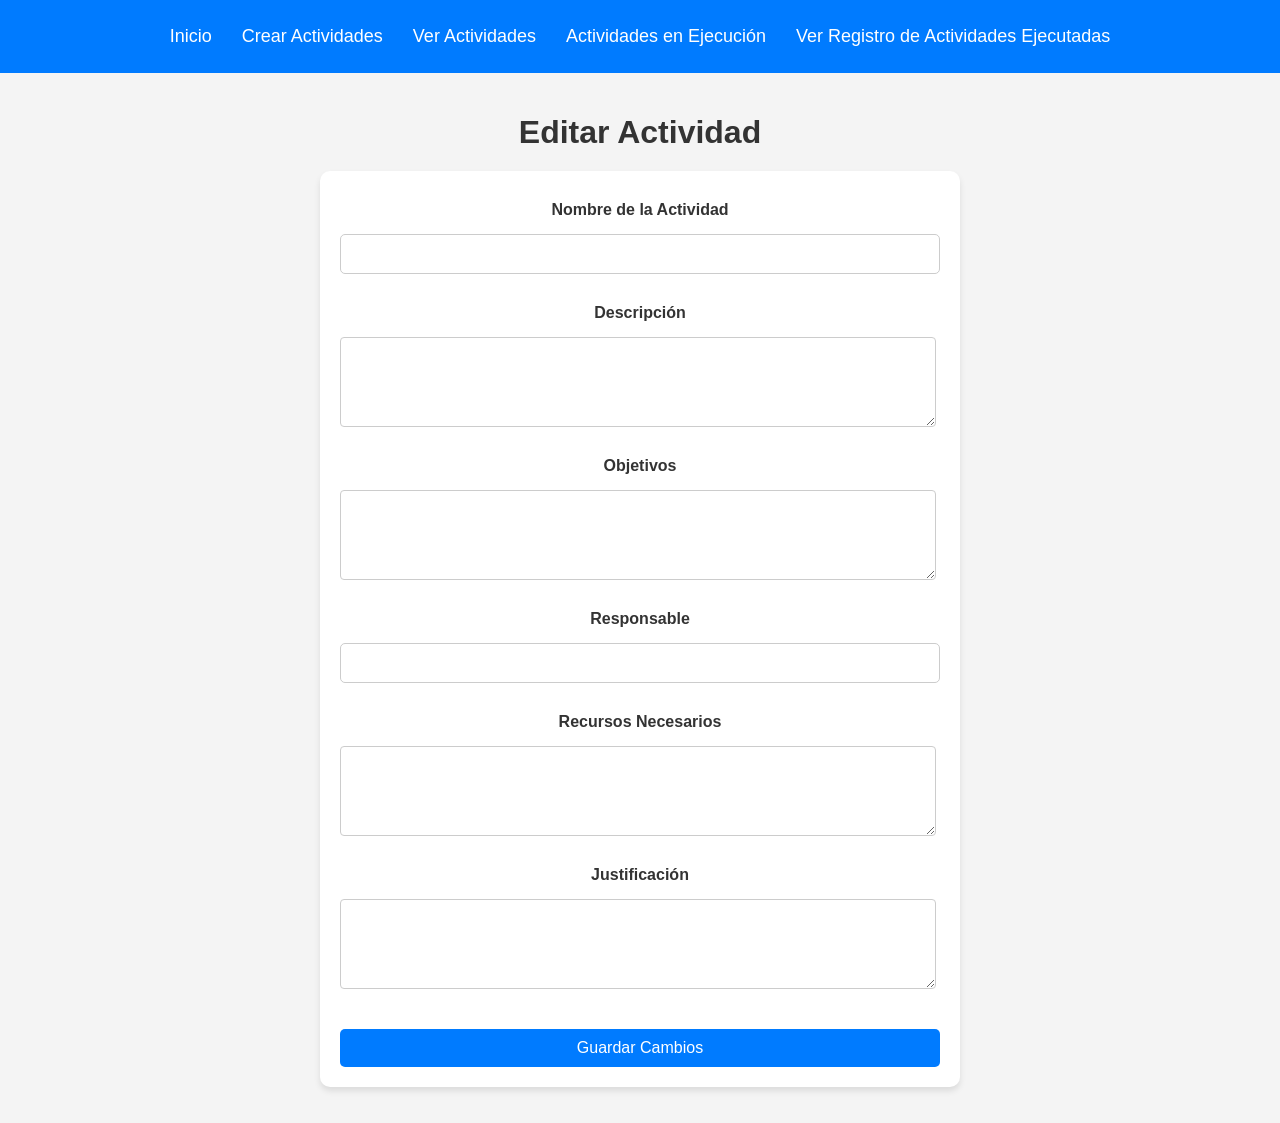
<file: Projects/3er Semestre/Programacion Orientada A Objetos/MyBackendProject/wwwroot/EditarActividad.html>
<!DOCTYPE html>
<html lang="es">

<head>
    <link rel="stylesheet"
        href="styles.css">
    <meta charset="UTF-8">
    <meta name="viewport"
        content="width=device-width, initial-scale=1.0">
    <title>Editar Actividad</title>
    <style>
        /* Estilos generales */
        body {
            background-color: #f4f4f4;
            color: #333;
            margin: 0;
            padding: 0;
        }

        header {
            background-color: #007BFF;
            padding: 10px 0;
        }

        nav ul {
            list-style: none;
            display: flex;
            justify-content: center;
        }

        nav ul li {
            margin: 0 15px;
        }

        nav ul li a {
            color: #fff;
            text-decoration: none;
            font-size: 18px;
        }

        nav ul li a:hover {
            text-decoration: underline;
        }

        main {
            padding: 20px;
            text-align: center;
        }

        h1 {
            margin-bottom: 20px;
            color: #333;
        }

        form {
            background-color: #fff;
            border-radius: 10px;
            box-shadow: 0 4px 6px rgba(0, 0, 0, 0.1);
            padding: 20px;
            max-width: 600px;
            margin: 0 auto;
        }

        label {
            display: block;
            margin-bottom: 10px;
            font-weight: bold;
            color: #333;
        }

        input[type="text"],
        input[type="number"],
        textarea {
            width: calc(100% - 22px);
            padding: 10px;
            margin-bottom: 20px;
            border: 1px solid #ccc;
            border-radius: 5px;
            font-size: 16px;
        }

        button[type="submit"] {
            padding: 10px 20px;
            background-color: #007BFF;
            color: #fff;
            border: none;
            border-radius: 5px;
            font-size: 16px;
            cursor: pointer;
            transition: background-color 0.3s ease;
        }

        button[type="submit"]:hover {
            background-color: #0056b3;
        }
    </style>
</head>

<body>
    <header>
        <nav>
            <ul>
                <li><a href="/">Inicio</a></li>
                <li><a href="/CrearActividades">Crear Actividades</a></li>
                <li><a href="/VerActividades">Ver Actividades</a></li>
                <li><a href="/ActividadesEnEjecucion">Actividades en Ejecución</a></li>
                <li><a href="/VerRegistroActividadesEjecutadas">Ver Registro de Actividades Ejecutadas</a></li>
            </ul>
        </nav>
    </header>
    <main>
        <h1>Editar Actividad</h1>
        <form id="edit-activity-form">
            <input type="hidden"
                id="actividad-id"
                name="actividad-id">
            <label for="nombreActividad">Nombre de la Actividad</label>
            <input type="text"
                id="nombreActividad"
                name="nombreActividad"
                required>

            <label for="descripcion">Descripción</label>
            <textarea id="descripcion"
                name="descripcion"
                rows="4"></textarea>

            <label for="objetivos">Objetivos</label>
            <textarea id="objetivos"
                name="objetivos"
                rows="4"></textarea>

            <label for="responsable">Responsable</label>
            <input type="text"
                id="responsable"
                name="responsable">

            <label for="recursosNecesarios">Recursos Necesarios</label>
            <textarea id="recursosNecesarios"
                name="recursosNecesarios"
                rows="4"></textarea>

            <label for="justificacion">Justificación</label>
            <textarea id="justificacion"
                name="justificacion"
                rows="4"></textarea>

            <button type="submit">Guardar Cambios</button>
        </form>
    </main>
    <script>
        // Función para cargar datos de la actividad a editar
        async function cargarDatosActividad(id) {
            const response = await fetch(`/ObtenerActividad/${id}`);
            const actividad = await response.json();

            document.getElementById('actividad-id').value = actividad.id;
            document.getElementById('nombreActividad').value = actividad.nombreActividad ?? '';
            document.getElementById('descripcion').value = actividad.descripcion ?? '';
            document.getElementById('objetivos').value = actividad.objetivos ?? '';
            document.getElementById('responsable').value = actividad.responsable ?? '';
            document.getElementById('recursosNecesarios').value = actividad.recursosNecesarios ?? '';
            document.getElementById('justificacion').value = actividad.justificacion ?? '';
        }

        // Obtener el ID de la actividad desde la URL
        const urlParams = new URLSearchParams(window.location.search);
        const actividadId = urlParams.get('id');
        if (actividadId) {
            cargarDatosActividad(actividadId);
        }

        // Manejar el evento de enviar el formulario
        document.getElementById('edit-activity-form').addEventListener('submit', async function (event) {
            event.preventDefault();

            const actividadId = document.getElementById('actividad-id').value;
            const data = {
                nombreActividad: document.getElementById('nombreActividad').value,
                descripcion: document.getElementById('descripcion').value,
                objetivos: document.getElementById('objetivos').value,
                responsable: document.getElementById('responsable').value,
                recursosNecesarios: document.getElementById('recursosNecesarios').value,
                justificacion: document.getElementById('justificacion').value
            };

            const response = await fetch(`/EditarActividad/${actividadId}`, {
                method: 'PUT',
                headers: {
                    'Content-Type': 'application/json'
                },
                body: JSON.stringify(data)
            });

            if (response.ok) {
                alert('Actividad actualizada con éxito.');
                window.location.href = '/VerActividades';
            } else {
                alert('No se pudo actualizar la actividad.');
            }
        });
    </script>
</body>

</html>
</file>
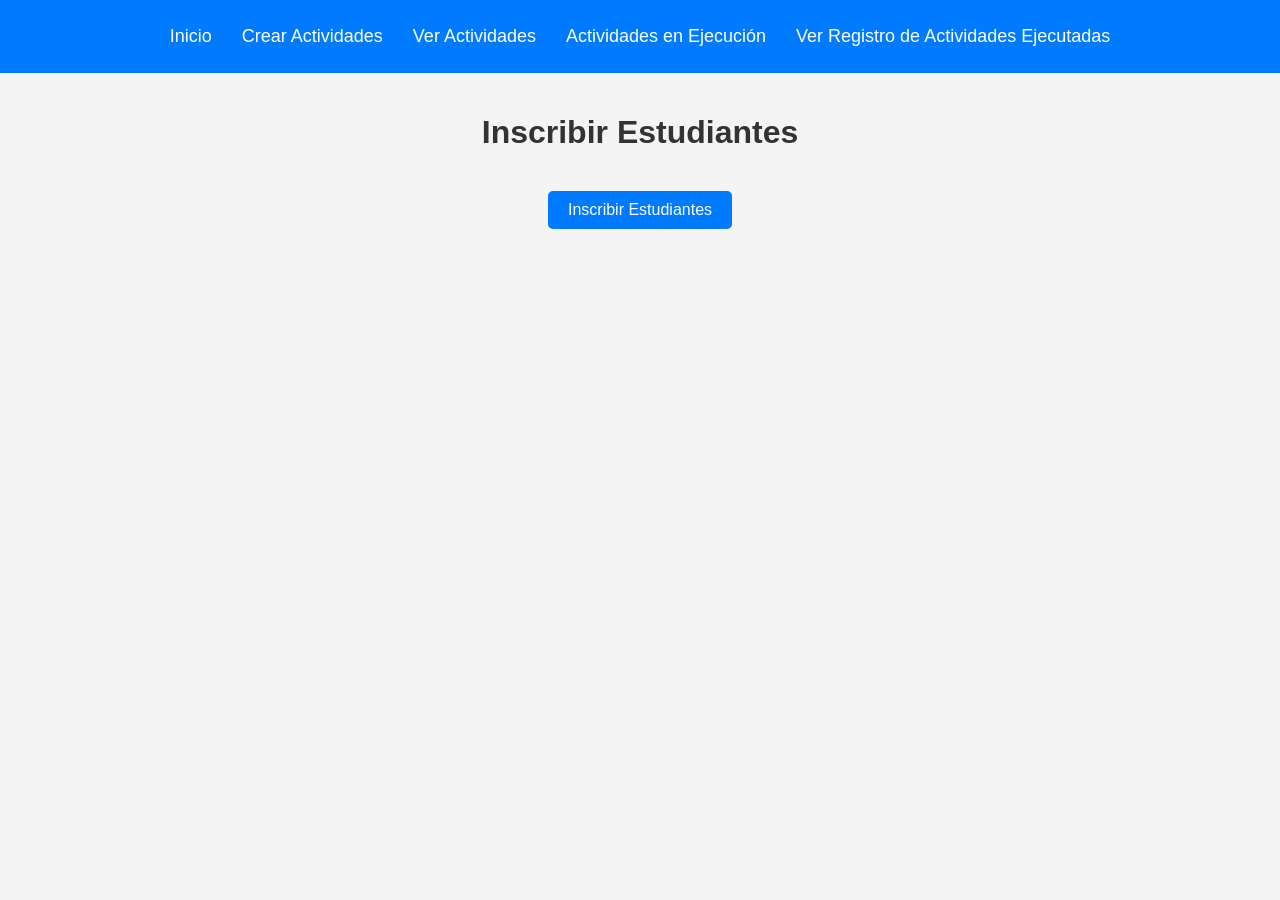
<file: Projects/3er Semestre/Programacion Orientada A Objetos/MyBackendProject/wwwroot/InscribirEstudiantes.html>
<!DOCTYPE html>
<html lang="es">

<head>
    <meta charset="UTF-8">
    <meta name="viewport"
        content="width=device-width, initial-scale=1.0">
    <title>Inscribir Estudiantes</title>
    <link rel="stylesheet"
        href="styles.css">
    <style>
        /* Estilos específicos para InscribirEstudiantes.html */
        body {
            background-color: #f4f4f4;
            color: #333;
            margin: 0;
            padding: 0;
            font-family: Arial, sans-serif;
        }

        header {
            background-color: #007BFF;
            padding: 10px 0;
        }

        nav ul {
            list-style: none;
            display: flex;
            justify-content: center;
        }

        nav ul li {
            margin: 0 15px;
        }

        nav ul li a {
            color: #fff;
            text-decoration: none;
            font-size: 18px;
        }

        nav ul li a:hover {
            text-decoration: underline;
        }

        main {
            padding: 20px;
            text-align: center;
        }

        h1 {
            margin-bottom: 20px;
            color: #333;
        }

        .estudiantes-container {
            display: flex;
            flex-wrap: wrap;
            justify-content: center;
        }

        .estudiante-card {
            background-color: #fff;
            border-radius: 10px;
            box-shadow: 0 4px 6px rgba(0, 0, 0, 0.1);
            margin: 20px;
            padding: 20px;
            max-width: 400px;
            width: calc(100% - 40px);
            text-align: left;
            transition: transform 0.3s ease;
        }

        .estudiante-card:hover {
            transform: translateY(-5px);
        }

        .estudiante-card h2 {
            color: #333;
            margin-bottom: 20px;
            font-size: 24px;
        }

        .estudiante-card p {
            color: #666;
            margin-bottom: 10px;
            font-size: 18px;
            line-height: 1.6;
        }

        .button-container {
            display: flex;
            justify-content: space-around;
            margin-top: 20px;
        }

        .inscribir-button {
            padding: 10px 20px;
            border: none;
            border-radius: 5px;
            font-size: 16px;
            cursor: pointer;
            transition: background-color 0.3s ease;
            background-color: #007BFF;
            color: #fff;
            text-align: center;
        }

        .inscribir-button:hover {
            background-color: #0056b3;
        }

        .seleccionado {
            background-color: #28a745;
        }
    </style>
</head>

<body>
    <header>
        <nav>
            <ul>
                <li><a href="/">Inicio</a></li>
                <li><a href="/CrearActividades">Crear Actividades</a></li>
                <li><a href="/VerActividades">Ver Actividades</a></li>
                <li><a href="/ActividadesEnEjecucion.html">Actividades en Ejecución</a></li>
                <li><a href="/VerRegistroActividadesEjecutadas">Ver Registro de Actividades Ejecutadas</a></li>
            </ul>
        </nav>
    </header>
    <main>
        <h1>Inscribir Estudiantes</h1>
        <div class="estudiantes-container">
            <!-- Aquí se insertarán los estudiantes desde el servidor -->
        </div>
        <div class="button-container">
            <button class="inscribir-button"
                onclick="prepararInscripcion()">Inscribir Estudiantes</button>
        </div>
    </main>
    <script>
        // Función para obtener dinámicamente el id_actividad desde la URL
        function getIdActividadFromUrl() {
            const urlParams = new URLSearchParams(window.location.search);
            const id = urlParams.get('id');
            console.log("Valor de id recibido: " + id);
            return id ? parseInt(id, 10) : null;
        }

        // Función para cargar estudiantes desde el servidor
        async function cargarEstudiantes() {
            try {
                const idActividad = getIdActividadFromUrl();
                if (idActividad === null || isNaN(idActividad)) {
                    throw new Error('El valor de id_actividad no es válido.');
                }
                const response = await fetch(`/ObtenerEstudiantes?id=${idActividad}`);
                if (response.ok) {
                    const estudiantes = await response.json();
                    const estudiantesContainer = document.querySelector('.estudiantes-container');
                    estudiantesContainer.innerHTML = ''; // Limpiar contenido actual
                    estudiantes.forEach(estudiante => {
                        const card = document.createElement('div');
                        card.classList.add('estudiante-card');
                        card.innerHTML = `
                            <h2>${estudiante.nombre}</h2>
                            <p><strong>Número de Carnet:</strong> ${estudiante.numero_carnet}</p>
                            <p><strong>Carrera:</strong> ${estudiante.carrera}</p>
                            <button onclick="seleccionarEstudiante(this, '${estudiante.nombre}', '${estudiante.numero_carnet}', '${estudiante.carrera}')">Seleccionar</button>`;
                        estudiantesContainer.appendChild(card);
                    });
                } else {
                    throw new Error('Error al cargar los estudiantes.');
                }
            } catch (error) {
                console.error('Error:', error.message);
                alert('Error al cargar los estudiantes: ' + error.message);
            }
        }

        // Función para seleccionar estudiantes
        function seleccionarEstudiante(button, nombre, carnet, carrera) {
            button.classList.toggle('seleccionado');
        }

        // Función para preparar la inscripción de estudiantes
        async function prepararInscripcion() {
            const estudiantesSeleccionados = document.querySelectorAll('.seleccionado');
            const estudiantesData = [];

            estudiantesSeleccionados.forEach(estudiante => {
                const nombreElement = estudiante.parentElement.querySelector('h2');
                const carnetElement = estudiante.parentElement.querySelector('p:nth-of-type(1)');
                const carreraElement = estudiante.parentElement.querySelector('p:nth-of-type(2)');

                if (nombreElement && carnetElement && carreraElement) {
                    const nombre = nombreElement.textContent.trim();
                    const carnet = carnetElement.textContent.replace('Número de Carnet:', '').trim();
                    const carrera = carreraElement.textContent.replace('Carrera:', '').trim();

                    estudiantesData.push({
                        nombre: nombre,
                        carnet: carnet,
                        carrera: carrera
                    });
                }
            });

            console.log(estudiantesData);

            try {
                const idActividad = getIdActividadFromUrl();
                const response = await fetch('/InscribirEstudiantes', {
                    method: 'POST',
                    headers: {
                        'Content-Type': 'application/json'
                    },
                    body: JSON.stringify({
                        id_actividad: idActividad,
                        estudiantes: estudiantesData
                    })
                });

                if (response.ok) {
                    alert('Estudiantes inscritos correctamente.');
                    // Redirigir al usuario a ActividadesEnEjecucion.html
                    window.location.href = '/ActividadesEnEjecucion.html';
                } else {
                    const errorText = await response.text();
                    throw new Error(errorText);
                }
            } catch (error) {
                console.error('Error:', error.message);
                alert('Error al inscribir los estudiantes: ' + error.message);
            }
        }

        // Evento al cargar el DOM para iniciar la carga de estudiantes
        document.addEventListener('DOMContentLoaded', function () {
            cargarEstudiantes();
        });
    </script>
</body>

</html>
</file>
<file: Projects/4to Semestre/Fisica 1/style/index.css>
canvas {
    border: 1px solid black;
}

#catapultaCanvas {
    display: block;
    /* Asegura que el canvas se comporte como un bloque */
    margin: 0 auto;
    /* Centra el canvas horizontalmente */
}

body {
    font-family: Arial, sans-serif;
    background-color: #f4f4f4;
    margin: 0;
    padding: 0;
}

main {
    padding: 2rem;
}

form {
    max-width: 600px;
    margin: 2rem auto;
    padding: 2rem;
    background-color: #fff;
    border-radius: 8px;
    box-shadow: 0 0 10px rgba(0, 0, 0, 0.1);
}

fieldset {
    border: 1px solid #ddd;
    border-radius: 8px;
    padding: 1rem;
    margin-bottom: 1rem;
    background-color: #fafafa;
}

legend {
    font-size: 1.2rem;
    font-weight: bold;
    color: #333;
}

label {
    display: block;
    margin-bottom: 0.5rem;
    font-weight: bold;
    color: #555;
}

input[type="range"],
input[type="number"],
input[type="text"],
input[type="color"],
input[type="date"],
textarea {
    width: calc(100% - 2rem);
    padding: 0.5rem;
    margin-bottom: 1rem;
    border: 1px solid #ddd;
    border-radius: 4px;
    box-sizing: border-box;
}

input[type="range"] {
    width: 100%;
    margin-bottom: 1rem;
}

textarea {
    resize: vertical;
    min-height: 100px;
}

button {
    display: block;
    width: 100%;
    padding: 0.75rem;
    background-color: #007BFF;
    color: #fff;
    border: none;
    border-radius: 4px;
    font-size: 1rem;
    cursor: pointer;
}

button:hover {
    background-color: #0056b3;
}

.form-group {
    margin-bottom: 1rem;
}

.message {
    font-size: 1rem;
    color: #d9534f;
    margin-top: 1rem;
}

#lanzarBtn {
    display: block;
    width: auto;
    /* Asegura que el botón se comporte como un bloque */
    margin: 1rem auto;
    /* Centra el botón horizontalmente */
    padding: 0.5rem 1rem;
    /* Espaciado interno */
    background-color: #007BFF;
    /* Color de fondo */
    color: #fff;
    /* Color del texto */
    border: none;
    /* Sin borde */
    border-radius: 4px;
    /* Bordes redondeados */
    font-size: 1rem;
    /* Tamaño de fuente */
    cursor: pointer;
    /* Cambia el cursor al pasar por encima */
}

#lanzarBtn:hover {
    background-color: #0056b3;
    /* Color de fondo al pasar el mouse */
}
</file>
<file: Projects/7mo Semestre/Arquitectura De Maquinas Computadora 1/project-referencia/style.css>
* {
  margin: 0;
  padding: 0;
  box-sizing: border-box;
}

html {
  scroll-behavior: smooth;
}

body {
  font-family: Arial, Helvetica, sans-serif;
  background: #f4f7fb;
  color: #1f2937;
  line-height: 1.7;
}

a {
  text-decoration: none;
  color: inherit;
}

/* ========================= */
/* PORTADA / INICIO */
/* ========================= */

.hero {
  min-height: 92vh;
  background:
    linear-gradient(135deg, rgba(15, 23, 42, 0.95), rgba(30, 64, 175, 0.88)),
    radial-gradient(circle at top right, #38bdf8, transparent 35%);
  color: white;
  padding: 24px 7% 56px;
}

.page-header {
  background:
    linear-gradient(135deg, rgba(15, 23, 42, 0.96), rgba(30, 64, 175, 0.9)),
    radial-gradient(circle at top right, #38bdf8, transparent 35%);
  color: white;
  padding: 24px 7% 85px;
}

.navbar {
  display: flex;
  align-items: center;
  justify-content: space-between;
  gap: 24px;
  padding: 12px 0;
}

.logo {
  font-size: 1.2rem;
  font-weight: 800;
  letter-spacing: 0.4px;
}

.menu {
  list-style: none;
  display: flex;
  flex-wrap: wrap;
  gap: 14px;
}

.menu a {
  font-size: 0.92rem;
  padding: 8px 12px;
  border-radius: 999px;
  color: #e5e7eb;
  transition: 0.3s ease;
}

.menu a:hover,
.menu a.active {
  background: rgba(255, 255, 255, 0.16);
  color: white;
}

.hero-content {
  max-width: 980px;
  padding-top: 90px;
}

.page-title {
  max-width: 920px;
  padding-top: 78px;
}

.tag,
.page-title span,
.section-title span {
  display: inline-block;
  background: rgba(56, 189, 248, 0.18);
  color: #bae6fd;
  border: 1px solid rgba(186, 230, 253, 0.4);
  padding: 8px 14px;
  border-radius: 999px;
  font-weight: 700;
  margin-bottom: 24px;
}

.section-title span {
  background: #dbeafe;
  color: #1d4ed8;
  border-color: #bfdbfe;
  margin-bottom: 14px;
}

.hero h1,
.page-title h1 {
  font-size: clamp(2.2rem, 4.4vw, 4.2rem);
  line-height: 1.05;
  margin-bottom: 22px;
}

.hero p,
.page-title p {
  max-width: 820px;
  font-size: 1.05rem;
  color: #dbeafe;
  margin-bottom: 26px;
}

.hero-buttons {
  display: flex;
  flex-wrap: wrap;
  gap: 14px;
}

.btn {
  display: inline-block;
  background: #38bdf8;
  color: #082f49;
  padding: 14px 22px;
  border-radius: 14px;
  font-weight: 800;
  box-shadow: 0 16px 30px rgba(56, 189, 248, 0.24);
  transition: 0.3s ease;
  border: none;
  cursor: pointer;
  font-family: inherit;
  font-size: 1rem;
}

.btn:hover {
  transform: translateY(-3px);
  background: #7dd3fc;
}

.btn-outline {
  background: transparent;
  color: white;
  border: 1px solid rgba(255, 255, 255, 0.45);
}

.btn-outline:hover {
  background: rgba(255, 255, 255, 0.12);
}

.btn-outline-dark {
  background: transparent;
  color: #1d4ed8;
  border: 1px solid #93c5fd;
  box-shadow: none;
}

.btn-outline-dark:hover {
  background: #dbeafe;
}

.btn-danger {
  background: #dc2626;
  color: white;
  box-shadow: 0 16px 30px rgba(220, 38, 38, 0.22);
}

.btn-danger:hover {
  background: #ef4444;
}

/* ========================= */
/* SECCIONES GENERALES */
/* ========================= */

.section {
  padding: 80px 7%;
}

.section-alt {
  background: #eaf1fb;
}

.section-title {
  max-width: 900px;
  margin-bottom: 32px;
}

.section-title h2 {
  font-size: clamp(1.8rem, 3vw, 2.8rem);
  color: #0f172a;
  line-height: 1.2;
  margin-bottom: 12px;
}

.section-title p {
  color: #475569;
  max-width: 760px;
}

.cards {
  display: grid;
  grid-template-columns: repeat(3, 1fr);
  gap: 22px;
  margin-top: 28px;
}

.card,
.topic,
.quiz,
.mini-card,
.feature {
  background: white;
  border: 1px solid #e5e7eb;
  border-radius: 22px;
  padding: 26px;
  box-shadow: 0 18px 40px rgba(15, 23, 42, 0.07);
}

.card-number {
  display: inline-grid;
  place-items: center;
  width: 42px;
  height: 42px;
  background: #dbeafe;
  color: #1d4ed8;
  border-radius: 50%;
  font-weight: 900;
  margin-bottom: 18px;
}

.link-card {
  transition: 0.3s ease;
}

.link-card:hover {
  transform: translateY(-6px);
  border-color: #93c5fd;
  box-shadow: 0 22px 46px rgba(37, 99, 235, 0.15);
}

.card h3,
.topic h2,
.topic h3,
.quiz h2,
.feature h3 {
  color: #0f172a;
  margin-bottom: 12px;
}

.features {
  display: grid;
  grid-template-columns: repeat(3, 1fr);
  gap: 22px;
}

.feature {
  background: #ffffff;
}

.topic {
  margin-bottom: 26px;
}

.topic h2 {
  font-size: 1.45rem;
  border-left: 5px solid #2563eb;
  padding-left: 14px;
}

.topic h3 {
  margin: 22px 0 8px;
  color: #1d4ed8;
}

.topic p {
  margin-bottom: 16px;
}

.comparison {
  display: grid;
  grid-template-columns: repeat(2, 1fr);
  gap: 20px;
  margin: 24px 0;
}

.comparison div {
  background: #f8fafc;
  border: 1px solid #dbeafe;
  border-radius: 18px;
  padding: 22px;
}

.grid-3 {
  display: grid;
  grid-template-columns: repeat(3, 1fr);
  gap: 18px;
  margin-top: 20px;
}

.mini-card {
  background: #f8fafc;
  box-shadow: none;
}

/* ========================= */
/* CAJA DE DESCARGA */
/* ========================= */

.download-box {
  background: #eff6ff;
  border: 1px solid #bfdbfe;
  border-left: 6px solid #38bdf8;
  border-radius: 18px;
  padding: 24px;
  margin: 26px 0;
}

.download-box h3 {
  margin-top: 0;
  color: #0f172a;
}

.download-box p {
  color: #334155;
  margin-bottom: 16px;
}

.download-box .btn {
  margin: 8px 0 14px;
}

.note {
  font-size: 0.95rem;
  color: #475569;
}

/* ========================= */
/* TABLAS */
/* ========================= */

table {
  width: 100%;
  border-collapse: collapse;
  margin: 24px 0;
  background: white;
}

thead {
  background: #1e40af;
  color: white;
}

th,
td {
  padding: 16px;
  border: 1px solid #dbeafe;
  text-align: left;
  vertical-align: top;
}

tbody tr:nth-child(even) {
  background: #f8fafc;
}

.list {
  padding-left: 22px;
  margin-top: 16px;
}

.list li {
  margin-bottom: 10px;
}

/* ========================= */
/* CÓDIGO */
/* ========================= */

pre {
  background: #020617;
  color: #e0f2fe;
  padding: 24px;
  border-radius: 18px;
  overflow-x: auto;
  margin: 20px 0;
  border: 1px solid #1e293b;
}

code {
  font-family: Consolas, Monaco, monospace;
  font-size: 0.95rem;
}

/* ========================= */
/* LISTAS NUMERADAS */
/* ========================= */

.steps {
  counter-reset: step;
  list-style: none;
  margin-top: 18px;
}

.steps li {
  position: relative;
  background: #f8fafc;
  margin-bottom: 14px;
  padding: 16px 16px 16px 58px;
  border-radius: 16px;
  border: 1px solid #dbeafe;
}

.steps li::before {
  counter-increment: step;
  content: counter(step);
  position: absolute;
  left: 16px;
  top: 14px;
  width: 28px;
  height: 28px;
  background: #2563eb;
  color: white;
  border-radius: 50%;
  display: grid;
  place-items: center;
  font-size: 0.9rem;
  font-weight: 800;
}

/* ========================= */
/* QUIZ SIN JAVASCRIPT */
/* ========================= */

.quiz {
  border-left: 6px solid #38bdf8;
  margin-top: 32px;
}

.quiz-intro {
  color: #475569;
  margin-bottom: 22px;
}

.quiz-form {
  margin-top: 20px;
}

.finish-check {
  display: none;
}

.question {
  background: #f8fafc;
  border: 1px solid #dbeafe;
  border-radius: 16px;
  padding: 18px;
  margin-bottom: 16px;
}

.question p {
  margin-bottom: 10px;
}

.option {
  display: block;
  position: relative;
  background: white;
  border: 2px solid #e5e7eb;
  border-radius: 14px;
  padding: 14px 14px 14px 46px;
  margin-top: 12px;
  cursor: pointer;
  transition: 0.25s ease;
}

.option:hover {
  border-color: #93c5fd;
  background: #eff6ff;
}

.option input {
  position: absolute;
  left: 16px;
  top: 18px;
}

.result {
  display: none;
  margin-top: 10px;
  padding: 12px;
  border-radius: 12px;
  font-weight: 700;
}

.finish-check:checked ~ .quiz-content .option input:checked ~ .result {
  display: block;
}

.finish-check:checked ~ .quiz-content .option.correct input:checked ~ .result {
  background: #dcfce7;
  color: #166534;
  border: 1px solid #86efac;
}

.finish-check:checked ~ .quiz-content .option.wrong input:checked ~ .result {
  background: #fee2e2;
  color: #991b1b;
  border: 1px solid #fecaca;
}

.finish-check:checked ~ .quiz-content .option.correct:has(input:checked) {
  border-color: #22c55e;
  background: #f0fdf4;
}

.finish-check:checked ~ .quiz-content .option.wrong:has(input:checked) {
  border-color: #ef4444;
  background: #fef2f2;
}

.finish-check:checked ~ .quiz-content .option {
  pointer-events: none;
}

/* ========================= */
/* PREGUNTAS DE RELLENAR */
/* ========================= */

.fill-question {
  background: #f8fafc;
}

.fill-box {
  display: flex;
  align-items: center;
  flex-wrap: wrap;
  gap: 12px;
  background: #020617;
  color: #e0f2fe;
  padding: 20px 24px;
  border-radius: 18px;
  margin: 16px 0;
  border: 1px solid #1e293b;
}

.fill-box span {
  font-weight: 700;
}

.fill-input {
  min-width: 190px;
  flex: 1;
  background: #0f172a;
  color: #ffffff;
  border: 2px solid #38bdf8;
  border-radius: 12px;
  padding: 12px 14px;
  font-size: 1rem;
  outline: none;
}

.fill-input::placeholder {
  color: #94a3b8;
}

.fill-input:focus {
  border-color: #7dd3fc;
  box-shadow: 0 0 0 4px rgba(56, 189, 248, 0.18);
}

.fill-feedback {
  display: none;
  margin-top: 14px;
  padding: 14px;
  border-radius: 12px;
}

.fill-feedback p {
  margin-bottom: 8px;
}

.finish-check:checked ~ .quiz-content .fill-question:has(.fill-input:valid) .fill-ok {
  display: block;
  background: #dcfce7;
  color: #166534;
  border-left: 4px solid #22c55e;
}

.finish-check:checked ~ .quiz-content .fill-question:has(.fill-input:invalid) .fill-bad {
  display: block;
  background: #fee2e2;
  color: #991b1b;
  border-left: 4px solid #ef4444;
}

.finish-check:checked ~ .quiz-content .fill-input:valid {
  border-color: #22c55e;
  background: #052e16;
  color: #dcfce7;
}

.finish-check:checked ~ .quiz-content .fill-input:invalid {
  border-color: #ef4444;
  background: #450a0a;
  color: #fecaca;
  text-decoration: line-through;
}

.finish-check:checked ~ .quiz-content .fill-input {
  pointer-events: none;
  opacity: 0.95;
}

/* ========================= */
/* BOTONES DEL QUIZ */
/* ========================= */

.finish-area {
  display: flex;
  justify-content: flex-end;
  margin-top: 28px;
}

.finish-btn {
  cursor: pointer;
}

.quiz-finished-actions {
  display: none;
  justify-content: space-between;
  flex-wrap: wrap;
  gap: 14px;
  margin-top: 28px;
}

.finish-check:checked ~ .finish-area {
  display: none;
}

.finish-check:checked ~ .quiz-finished-actions {
  display: flex;
}

.reset-btn {
  border: none;
  cursor: pointer;
  font-family: inherit;
  font-size: 1rem;
}

.page-actions {
  display: none;
}

/* ========================= */
/* SIMULADOR ARDUINO */
/* ========================= */

.arduino-simulator {
  display: grid;
  grid-template-columns: 260px 1fr 390px;
  gap: 22px;
  align-items: start;
}

.sim-panel {
  background: #ffffff;
  border: 1px solid #dbeafe;
  border-radius: 22px;
  padding: 22px;
  box-shadow: 0 18px 40px rgba(15, 23, 42, 0.08);
}

.sim-panel h3 {
  color: #0f172a;
  margin-bottom: 10px;
}

.sim-panel p {
  color: #475569;
  margin-bottom: 16px;
}

.component-button {
  width: 100%;
  border: none;
  background: #dbeafe;
  color: #1d4ed8;
  padding: 13px 16px;
  border-radius: 14px;
  font-weight: 800;
  cursor: pointer;
  margin-bottom: 12px;
  transition: 0.3s ease;
  font-family: inherit;
  font-size: 0.96rem;
}

.component-button:hover {
  transform: translateY(-3px);
  background: #bfdbfe;
  box-shadow: 0 12px 24px rgba(37, 99, 235, 0.16);
}

.component-button.secondary {
  background: #e0f2fe;
  color: #075985;
}

.connection-controls {
  border-top: 1px solid #e2e8f0;
  margin-top: 18px;
  padding-top: 18px;
}

.connection-controls h4,
.console-box h4 {
  color: #0f172a;
  margin-bottom: 12px;
}

.status-text {
  background: #f8fafc;
  border: 1px solid #dbeafe;
  border-radius: 14px;
  padding: 12px;
  color: #475569;
  font-weight: 700;
  font-size: 0.92rem;
}

.status-ok {
  background: #dcfce7;
  color: #166534 !important;
  border-color: #86efac;
}

.status-error {
  background: #fee2e2;
  color: #991b1b !important;
  border-color: #fecaca;
}

.workspace-grid {
  position: relative;
  min-height: 520px;
  overflow: hidden;
  border-radius: 20px;
  border: 1px solid #cbd5e1;
  background:
    linear-gradient(#e2e8f0 1px, transparent 1px),
    linear-gradient(90deg, #e2e8f0 1px, transparent 1px);
  background-size: 28px 28px;
  background-color: #f8fafc;
}

.hidden-part {
  opacity: 0.18;
  filter: grayscale(1);
}

.arduino-board {
  position: absolute;
  left: 42px;
  top: 100px;
  width: 310px;
  height: 205px;
  background: #0f766e;
  border: 6px solid #115e59;
  border-radius: 22px;
  color: white;
  box-shadow: 0 22px 42px rgba(15, 23, 42, 0.25);
  transition: 0.3s ease;
}

.usb-port {
  position: absolute;
  left: -16px;
  top: 72px;
  width: 28px;
  height: 58px;
  background: #94a3b8;
  border-radius: 8px 0 0 8px;
  border: 3px solid #64748b;
}

.board-label {
  position: absolute;
  left: 20px;
  top: 18px;
  font-weight: 900;
  letter-spacing: 1px;
}

.digital-pins {
  position: absolute;
  right: 16px;
  top: 18px;
  display: flex;
  gap: 6px;
  align-items: center;
}

.digital-pins span,
.power-pins span {
  display: inline-grid;
  place-items: center;
  min-width: 28px;
  height: 28px;
  background: #facc15;
  color: #0f172a;
  border-radius: 6px;
  font-size: 0.72rem;
  font-weight: 900;
}

#pin13 {
  background: #f97316;
  color: white;
}

.microchip {
  position: absolute;
  left: 82px;
  top: 86px;
  width: 145px;
  height: 54px;
  background: #020617;
  color: #e2e8f0;
  border-radius: 10px;
  display: grid;
  place-items: center;
  font-size: 0.86rem;
  font-weight: 700;
  border: 2px solid #334155;
}

.power-pins {
  position: absolute;
  left: 18px;
  bottom: 16px;
  display: flex;
  gap: 7px;
}

.led-module {
  position: absolute;
  right: 95px;
  top: 92px;
  text-align: center;
  color: #334155;
  font-weight: 900;
  transition: 0.3s ease;
}

.led-module p,
.resistor-module p {
  margin: 8px 0 0;
  color: #0f172a;
}

.led-module small,
.resistor-module small {
  color: #64748b;
  font-weight: 700;
}

.led-bulb {
  width: 68px;
  height: 68px;
  border-radius: 50%;
  background: #7f1d1d;
  border: 6px solid #450a0a;
  box-shadow: inset 0 0 20px rgba(0, 0, 0, 0.45);
  transition: 0.25s ease;
}

.led-on {
  background: #ef4444;
  box-shadow:
    0 0 25px rgba(239, 68, 68, 0.95),
    0 0 65px rgba(239, 68, 68, 0.7),
    inset 0 0 10px rgba(255, 255, 255, 0.85);
}

.resistor-module {
  position: absolute;
  right: 58px;
  bottom: 105px;
  text-align: center;
  color: #334155;
  font-weight: 900;
  transition: 0.3s ease;
}

.resistor-shape {
  position: relative;
  width: 150px;
  height: 28px;
  background:
    linear-gradient(
      90deg,
      #94a3b8 0 18%,
      #facc15 18% 30%,
      #7c2d12 30% 42%,
      #dc2626 42% 54%,
      #facc15 54% 66%,
      #94a3b8 66% 100%
    );
  border-radius: 999px;
  border: 2px solid #64748b;
}

.resistor-shape::before,
.resistor-shape::after {
  content: "";
  position: absolute;
  top: 11px;
  width: 52px;
  height: 4px;
  background: #64748b;
}

.resistor-shape::before {
  right: 100%;
}

.resistor-shape::after {
  left: 100%;
}

.wire-line {
  position: absolute;
  left: 335px;
  top: 116px;
  width: 250px;
  height: 185px;
  border-top: 6px solid #2563eb;
  border-right: 6px solid #2563eb;
  border-bottom: 6px solid #2563eb;
  border-radius: 0 28px 28px 0;
}

.wire-hidden {
  display: none;
}

.code-panel textarea {
  width: 100%;
  min-height: 310px;
  resize: vertical;
  background: #020617;
  color: #e0f2fe;
  border: 1px solid #1e293b;
  border-radius: 18px;
  padding: 18px;
  font-family: Consolas, Monaco, monospace;
  font-size: 0.95rem;
  line-height: 1.6;
  outline: none;
}

.code-panel textarea:focus {
  border-color: #38bdf8;
  box-shadow: 0 0 0 4px rgba(56, 189, 248, 0.16);
}

.sim-actions {
  display: grid;
  grid-template-columns: 1fr 1fr;
  gap: 14px;
  margin-top: 16px;
}

.run-simulation {
  width: 100%;
}

.console-box {
  background: #f8fafc;
  border: 1px solid #dbeafe;
  border-radius: 18px;
  padding: 16px;
  margin-top: 18px;
}

.console-box pre {
  margin: 0;
  min-height: 150px;
  white-space: pre-wrap;
  color: #d1fae5;
}

.page-navigation {
  display: flex;
  justify-content: space-between;
  flex-wrap: wrap;
  gap: 14px;
  margin-top: 30px;
}

/* ========================= */
/* FOOTER */
/* ========================= */

.footer {
  background: #0f172a;
  color: #cbd5e1;
  text-align: center;
  padding: 28px 7%;
}

/* ========================= */
/* RESPONSIVE */
/* ========================= */

@media (max-width: 1150px) {
  .arduino-simulator {
    grid-template-columns: 1fr;
  }

  .workspace-grid {
    min-height: 500px;
  }
}

@media (max-width: 950px) {
  .navbar {
    align-items: flex-start;
    flex-direction: column;
  }

  .hero-content {
    padding-top: 70px;
  }

  .cards,
  .grid-3,
  .features {
    grid-template-columns: 1fr 1fr;
  }

  .comparison {
    grid-template-columns: 1fr;
  }
}

@media (max-width: 650px) {
  .hero,
  .page-header {
    padding-left: 5%;
    padding-right: 5%;
  }

  .hero {
    min-height: auto;
    padding-bottom: 48px;
  }

  .hero-content {
    padding-top: 56px;
  }

  .section {
    padding: 60px 5%;
  }

  .menu {
    gap: 8px;
  }

  .menu a {
    font-size: 0.85rem;
    padding: 7px 10px;
  }

  .hero h1,
  .page-title h1 {
    font-size: clamp(2rem, 12vw, 3rem);
  }

  .cards,
  .grid-3,
  .features {
    grid-template-columns: 1fr;
  }

  th,
  td {
    padding: 12px;
    font-size: 0.9rem;
  }

  .topic,
  .quiz,
  .card,
  .mini-card,
  .feature {
    padding: 20px;
  }

  .fill-box {
    flex-direction: column;
    align-items: stretch;
  }

  .fill-input {
    width: 100%;
    min-width: 100%;
  }

  .finish-area,
  .quiz-finished-actions {
    flex-direction: column;
  }

  .finish-area .btn,
  .quiz-finished-actions .btn,
  .hero-buttons .btn {
    width: 100%;
    text-align: center;
  }

  .workspace-grid {
    min-height: 620px;
  }

  .arduino-board {
    left: 18px;
    top: 70px;
    width: 255px;
    height: 185px;
  }

  .digital-pins {
    right: 10px;
    gap: 4px;
  }

  .digital-pins span,
  .power-pins span {
    min-width: 24px;
    height: 24px;
    font-size: 0.65rem;
  }

  .microchip {
    left: 64px;
    top: 84px;
    width: 125px;
  }

  .led-module {
    right: 38px;
    top: 310px;
  }

  .resistor-module {
    right: 20px;
    bottom: 60px;
  }

  .wire-line {
    left: 210px;
    top: 128px;
    width: 95px;
    height: 240px;
  }

  .sim-actions {
    grid-template-columns: 1fr;
  }

  .page-navigation {
    flex-direction: column;
  }

  .page-navigation .btn {
    text-align: center;
  }
}
</file>
<file: Projects/3er Semestre/Programacion Orientada A Objetos/MyBackendProject/wwwroot/styles.css>
/* General Styles */
body {
    background-color: #f4f4f4;
    color: #333;
    margin: 0;
    padding: 0;
    font-family: Arial, sans-serif;
}

header {
    background-color: #007BFF;
    padding: 10px 0;
}

nav ul {
    list-style: none;
    display: flex;
    justify-content: center;
    padding: 0;
}

nav ul li {
    margin: 0 15px;
}

nav ul li a {
    color: #fff;
    text-decoration: none;
}

main {
    padding: 20px;
}

.actividades-container {
    display: flex;
    flex-wrap: wrap;
    gap: 20px;
}

.actividad-card {
    background-color: #fff;
    border: 1px solid #ddd;
    border-radius: 5px;
    padding: 15px;
    width: calc(33.333% - 40px);
    /* Adjust width and gap accordingly */
}

.actividad-card h3 {
    margin-top: 0;
}

form {
    display: flex;
    flex-direction: column;
}

form label {
    margin-top: 10px;
}

form input,
form textarea {
    margin-top: 5px;
    padding: 8px;
    border: 1px solid #ccc;
    border-radius: 4px;
}

form button {
    margin-top: 20px;
    padding: 10px 15px;
    background-color: #007BFF;
    color: #fff;
    border: none;
    border-radius: 4px;
    cursor: pointer;
}

form button:hover {
    background-color: #0056b3;
}
</file>
<file: Projects/7mo Semestre/Arquitectura De Maquinas Computadora 1/simulador/style.css>
/* =========================================================
   Arduino Simulator - Style Sheet
   ========================================================= */

:root {
  --bg-dark: #0f172a;
  --bg-toolbar: #1e293b;
  --bg-workspace: #f1f5f9;
  --bg-card: #ffffff;
  --bg-arduino: #1a6b3c;
  --bg-arduino-dark: #145a30;
  --bg-proto: #faf9f6;
  --text-primary: #1f2937;
  --text-secondary: #64748b;
  --text-light: #94a3b8;
  --text-white: #ffffff;
  --border: #e2e8f0;
  --border-dark: #334155;
  --primary: #2563eb;
  --primary-hover: #1d4ed8;
  --danger: #ef4444;
  --danger-hover: #dc2626;
  --success: #22c55e;
  --warning: #f59e0b;
  --radius-sm: 8px;
  --radius-md: 12px;
  --radius-lg: 16px;
  --shadow-sm: 0 1px 3px rgba(0,0,0,0.1);
  --shadow-md: 0 4px 12px rgba(0,0,0,0.1);
  --shadow-lg: 0 8px 24px rgba(0,0,0,0.12);
  --transition: 0.2s ease;
}

*, *::before, *::after {
  margin: 0;
  padding: 0;
  box-sizing: border-box;
}

/* =========================================================
   Toolbar (standalone version only)
   ========================================================= */

.sim-toolbar {
  background: var(--bg-dark);
  color: var(--text-white);
  padding: 10px 20px;
  display: flex;
  align-items: center;
  gap: 12px;
  flex-wrap: wrap;
  border-bottom: 1px solid var(--border-dark);
  flex-shrink: 0;
  min-height: 52px;
}

.sim-toolbar .brand {
  font-weight: 700;
  font-size: 0.95rem;
  margin-right: 12px;
  white-space: nowrap;
  display: flex;
  align-items: center;
  gap: 8px;
}

.sim-toolbar .brand small {
  font-weight: 400;
  color: var(--text-light);
  font-size: 0.7rem;
}

.toolbar-group {
  display: flex;
  gap: 6px;
  align-items: center;
  flex-wrap: wrap;
}

.toolbar-divider {
  width: 1px;
  height: 28px;
  background: var(--border-dark);
  margin: 0 4px;
}

.sim-btn {
  display: inline-flex;
  align-items: center;
  gap: 6px;
  padding: 7px 14px;
  border-radius: var(--radius-sm);
  border: 1px solid transparent;
  font-size: 0.82rem;
  font-weight: 600;
  cursor: pointer;
  transition: var(--transition);
  background: transparent;
  color: #cbd5e1;
  white-space: nowrap;
}

.sim-btn:hover {
  background: rgba(255,255,255,0.08);
  color: var(--text-white);
}

.sim-btn-primary {
  background: var(--primary);
  color: var(--text-white);
}

.sim-btn-primary:hover {
  background: var(--primary-hover);
  color: var(--text-white);
}

.sim-btn-success {
  background: #16a34a;
  color: var(--text-white);
}

.sim-btn-success:hover {
  background: #15803d;
  color: var(--text-white);
}

.sim-btn-danger {
  background: var(--danger);
  color: var(--text-white);
}

.sim-btn-danger:hover {
  background: var(--danger-hover);
  color: var(--text-white);
}

.sim-btn-warning {
  background: #d97706;
  color: var(--text-white);
}

.sim-btn-warning:hover {
  background: #b45309;
  color: var(--text-white);
}

.sim-btn:disabled {
  opacity: 0.5;
  cursor: not-allowed;
}

.sim-select {
  padding: 7px 10px;
  border-radius: var(--radius-sm);
  border: 1px solid var(--border-dark);
  background: #0f172a;
  color: #cbd5e1;
  font-size: 0.82rem;
  cursor: pointer;
  outline: none;
}

.sim-select:focus {
  border-color: var(--primary);
}

/* =========================================================
   Sub-toolbar (controls below site navbar)
   ========================================================= */

.sim-subtoolbar {
  background: #1e293b;
  padding: 8px 20px;
  display: flex;
  align-items: center;
  gap: 10px;
  flex-wrap: wrap;
  border-bottom: 1px solid #334155;
  flex-shrink: 0;
}

.sim-subtoolbar .subtoolbar-label {
  font-size: 0.82rem;
  font-weight: 700;
  color: #e2e8f0;
  white-space: nowrap;
  margin-right: 4px;
}

/* =========================================================
   Main layout
   ========================================================= */

.sim-main {
  display: flex;
  min-height: calc(100vh - 120px);
  overflow: hidden;
}

/* In standalone pages (body has flex column), sim-main fills remaining space */
body.sim-body .sim-main {
  flex: 1;
  min-height: 0;
}

.sim-main .sim-palette,
.sim-main .sim-code-panel {
  overflow-y: auto;
}

.sim-main .sim-workspace {
  overflow: auto;
}

/* =========================================================
   Palette (left panel)
   ========================================================= */

.sim-palette {
  width: 160px;
  background: var(--bg-card);
  border-right: 1px solid var(--border);
  padding: 12px;
  flex-shrink: 0;
  display: flex;
  flex-direction: column;
  gap: 8px;
  overflow-y: auto;
}

.palette-title {
  font-size: 0.72rem;
  font-weight: 700;
  text-transform: uppercase;
  letter-spacing: 0.05em;
  color: var(--text-secondary);
  padding-bottom: 6px;
  border-bottom: 1px solid var(--border);
  margin-bottom: 4px;
}

.palette-item {
  background: var(--bg-workspace);
  border: 1px solid var(--border);
  border-radius: var(--radius-sm);
  padding: 10px 8px;
  cursor: grab;
  transition: var(--transition);
  display: flex;
  flex-direction: column;
  align-items: center;
  gap: 6px;
  font-size: 0.75rem;
  font-weight: 600;
  color: var(--text-primary);
}

.palette-item:hover {
  border-color: var(--primary);
  box-shadow: var(--shadow-sm);
  background: #eff6ff;
}

.palette-item:active {
  cursor: grabbing;
}

.palette-item.dragging {
  opacity: 0.4;
}

.palette-icon {
  display: flex;
  align-items: center;
  justify-content: center;
  height: 32px;
}

/* Palette component previews */
.palette-led {
  width: 22px;
  height: 22px;
  border-radius: 50%;
  background: #ef4444;
  box-shadow: 0 0 5px rgba(239,68,68,0.4);
  border: 2px solid #dc2626;
}

.palette-led::after {
  content: '';
  display: block;
  width: 2px;
  height: 14px;
  background: #94a3b8;
  margin: 22px auto 0;
}

.palette-resistor {
  width: 28px;
  height: 12px;
  background: #fbbf24;
  border-radius: 2px;
  position: relative;
}

.palette-resistor::before,
.palette-resistor::after {
  content: '';
  display: block;
  width: 2px;
  height: 16px;
  background: #94a3b8;
  position: absolute;
  top: -2px;
}

.palette-resistor::before { left: -2px; }
.palette-resistor::after { right: -2px; }

.palette-resistor .bands {
  display: flex;
  gap: 2px;
  justify-content: center;
  margin-top: 2px;
}

.palette-resistor .bands span {
  width: 3px;
  height: 8px;
  border-radius: 1px;
}

.palette-button {
  width: 24px;
  height: 16px;
  background: #475569;
  border-radius: 3px;
  position: relative;
  box-shadow: 0 2px 0 #1e293b;
}

.palette-button::before,
.palette-button::after {
  content: '';
  display: block;
  width: 2px;
  height: 8px;
  background: #94a3b8;
  position: absolute;
  bottom: -8px;
}

.palette-button::before { left: 6px; }
.palette-button::after { right: 6px; }

.palette-wire {
  display: flex;
  align-items: center;
  justify-content: center;
  gap: 6px;
}

.wire-swatch {
  width: 20px;
  height: 4px;
  border-radius: 2px;
}

.wire-swatch.red { background: #ef4444; }
.wire-swatch.black { background: #1e293b; }
.wire-swatch.blue { background: #3b82f6; }
.wire-swatch.green { background: #22c55e; }

.palette-wire-options {
  display: grid;
  grid-template-columns: 1fr 1fr;
  gap: 4px;
  width: 100%;
}

.palette-wire-options .palette-item {
  padding: 6px;
  font-size: 0.65rem;
}

/* =========================================================
   Workspace (center)
   ========================================================= */

.sim-workspace {
  flex: 1;
  overflow: auto;
  padding: 20px;
  background: var(--bg-workspace);
  display: flex;
  flex-direction: column;
  align-items: center;
  justify-content: flex-start;
  position: relative;
  min-width: 0;
}

.workspace-canvas {
  position: relative;
  display: inline-block;
  background: var(--bg-card);
  border-radius: var(--radius-md);
  box-shadow: var(--shadow-md);
  padding: 20px 24px;
  border: 1px solid var(--border);
}

/* =========================================================
   Arduino UNO R3
   ========================================================= */

.arduino-board {
  background: var(--bg-arduino);
  border: 2px solid var(--bg-arduino-dark);
  border-radius: var(--radius-sm);
  padding: 14px 18px 44px;
  position: relative;
  width: 640px;
  box-shadow: inset 0 1px 0 rgba(255,255,255,0.1);
}

.arduino-board::before {
  content: 'ARDUINO';
  position: absolute;
  top: 18px;
  left: 50%;
  transform: translateX(-50%);
  font-family: 'Courier New', monospace;
  font-size: 0.6rem;
  font-weight: 700;
  color: rgba(255,255,255,0.5);
  letter-spacing: 0.3em;
}

.arduino-board::after {
  content: 'UNO';
  position: absolute;
  top: 30px;
  left: 50%;
  transform: translateX(-50%);
  font-family: 'Courier New', monospace;
  font-size: 0.5rem;
  color: rgba(255,255,255,0.35);
  letter-spacing: 0.2em;
}

.arduino-top {
  display: flex;
  justify-content: space-between;
  align-items: flex-start;
  margin-bottom: 10px;
}

.arduino-usb {
  background: #94a3b8;
  border: 1px solid #64748b;
  border-radius: 3px;
  padding: 2px 6px;
  font-size: 0.55rem;
  color: #1e293b;
  font-weight: 700;
  font-family: 'Courier New', monospace;
}

.arduino-power {
  display: flex;
  gap: 6px;
  align-items: center;
}

.power-jack {
  width: 14px;
  height: 14px;
  border-radius: 50%;
  background: #1e293b;
  border: 2px solid #475569;
}

.arduino-chip {
  display: flex;
  justify-content: center;
  margin: 10px 0;
}

.chip-body {
  background: #1e293b;
  border: 1px solid #334155;
  border-radius: 3px;
  padding: 6px 20px;
  font-family: 'Courier New', monospace;
  font-size: 0.55rem;
  color: #94a3b8;
  letter-spacing: 0.05em;
  text-align: center;
}

.chip-body small {
  display: block;
  font-size: 0.45rem;
  color: #64748b;
  margin-top: 2px;
}

.arduino-pins {
  display: flex;
  justify-content: space-between;
  margin-top: 12px;
  gap: 4px;
}

.pin-group {
  display: flex;
  flex-direction: column;
  align-items: center;
  gap: 0;
}

.pin-group-label {
  font-size: 0.5rem;
  font-weight: 700;
  color: rgba(255,255,255,0.5);
  margin-bottom: 2px;
  text-transform: uppercase;
  letter-spacing: 0.05em;
}

.pin-row {
  display: flex;
  gap: 2px;
}

.arduino-pin {
  width: 22px;
  height: 14px;
  background: #94a3b8;
  border: 1px solid #64748b;
  border-radius: 2px;
  cursor: pointer;
  transition: var(--transition);
  font-size: 0.5rem;
  color: #1e293b;
  font-weight: 700;
  display: flex;
  align-items: center;
  justify-content: center;
  position: relative;
}

.arduino-pin:hover {
  background: #60a5fa;
  border-color: #3b82f6;
  transform: scale(1.1);
  z-index: 2;
}

.arduino-pin.active-source {
  background: #f59e0b;
  border-color: #d97706;
  box-shadow: 0 0 6px rgba(245,158,11,0.5);
}

.arduino-pin.connected {
  background: #22c55e;
  border-color: #16a34a;
}

.arduino-pin .pin-label {
  position: absolute;
  bottom: -12px;
  left: 50%;
  transform: translateX(-50%);
  font-size: 0.45rem;
  font-weight: 600;
  color: rgba(255,255,255,0.7);
  white-space: nowrap;
}

.arduino-pin-label {
  font-size: 0.5rem;
  color: rgba(255,255,255,0.6);
  font-weight: 600;
  text-align: center;
}

/* =========================================================
   Protoboard
   ========================================================= */

.protoboard {
  background: var(--bg-proto);
  border: 1px solid #e2e8f0;
  border-radius: var(--radius-sm);
  padding: 8px;
  margin-top: 40px;
  position: relative;
  box-shadow: inset 0 0 0 1px rgba(255,255,255,0.8);
}

.protoboard-label {
  position: absolute;
  top: -22px;
  left: 50%;
  transform: translateX(-50%);
  font-size: 0.6rem;
  font-weight: 700;
  color: var(--text-light);
  text-transform: uppercase;
  letter-spacing: 0.1em;
}

.proto-grid {
  display: grid;
  gap: 1px;
  position: relative;
}

.proto-row {
  display: grid;
  grid-template-columns: 22px repeat(15, 26px);
  gap: 1px;
}

.proto-row-label {
  display: flex;
  align-items: center;
  justify-content: center;
  font-size: 0.6rem;
  font-weight: 700;
  color: var(--text-light);
  height: 26px;
}

.proto-col-label {
  display: flex;
  align-items: center;
  justify-content: center;
  font-size: 0.55rem;
  font-weight: 600;
  color: var(--text-light);
  height: 16px;
  width: 26px;
  text-transform: uppercase;
}

.proto-col-labels {
  display: grid;
  grid-template-columns: 22px repeat(15, 26px);
  gap: 1px;
  margin-bottom: 3px;
}

.proto-cell {
  width: 26px;
  height: 26px;
  display: flex;
  align-items: center;
  justify-content: center;
  cursor: pointer;
  position: relative;
  border-radius: 1px;
}

.proto-cell .hole {
  width: 12px;
  height: 12px;
  border-radius: 50%;
  background: #cbd5e1;
  border: 1px solid #94a3b8;
  transition: var(--transition);
}

.proto-cell:hover .hole {
  background: #60a5fa;
  border-color: #3b82f6;
  transform: scale(1.3);
}

.proto-cell.snap-active .hole {
  background: #fbbf24;
  border-color: #f59e0b;
  transform: scale(1.4);
  box-shadow: 0 0 8px rgba(251,191,36,0.4);
}

.proto-cell.connected .hole {
  background: #22c55e;
  border-color: #16a34a;
}

.proto-cell .rail-label {
  font-size: 0.45rem;
  font-weight: 700;
  color: transparent;
  position: absolute;
}

.proto-cell.rail-positive .hole {
  border-color: #ef4444;
  background: #fecaca;
}

.proto-cell.rail-negative .hole {
  border-color: #1e293b;
  background: #cbd5e1;
}

.proto-cell.rail-positive:hover .hole {
  background: #fca5a5;
}

.proto-cell.rail-negative:hover .hole {
  background: #94a3b8;
}

.proto-gap {
  width: 26px;
  height: 26px;
  position: relative;
}

.proto-gap::after {
  content: '';
  position: absolute;
  top: 0;
  left: 50%;
  width: 1px;
  height: 100%;
  background: #e2e8f0;
}

/* =========================================================
   SVG Wires overlay
   ========================================================= */

.wires-svg {
  position: absolute;
  top: 0;
  left: 0;
  width: 100%;
  height: 100%;
  pointer-events: none;
  z-index: 10;
}

.wires-svg line,
.wires-svg path {
  pointer-events: stroke;
  cursor: pointer;
}

.wires-svg line:hover,
.wires-svg path:hover {
  stroke-width: 4;
}

.wire-temp {
  stroke-dasharray: 5,3;
  opacity: 0.7;
}

/* =========================================================
   Components placed on protoboard
   ========================================================= */

.component {
  position: absolute;
  z-index: 5;
  cursor: pointer;
  pointer-events: auto;
  height: 27px;
  overflow: visible;
}

.component.selected {
  outline: 2px dashed var(--primary);
  outline-offset: 2px;
}

.component .comp-coord {
  position: absolute;
  bottom: -14px;
  left: 50%;
  transform: translateX(-50%);
  font-size: 0.5rem;
  color: #64748b;
  font-weight: 600;
  white-space: nowrap;
  pointer-events: none;
}

/* ── LED Component ── */

.led-bulb {
  position: absolute;
  left: 50%;
  top: -6px;
  transform: translateX(-50%);
  width: 16px;
  height: 16px;
  border-radius: 50%;
  border: 2px solid #475569;
  transition: box-shadow 0.15s;
  z-index: 3;
}
.led-bulb::after {
  content: '';
  position: absolute;
  top: 2px;
  left: 4px;
  width: 5px;
  height: 3px;
  background: rgba(255,255,255,0.45);
  border-radius: 50%;
  transform: rotate(-30deg);
}
.led-bulb.on {
  box-shadow: 0 0 8px var(--led-color, #ef4444), 0 0 16px var(--led-color, #ef4444);
}
.led-body {
  position: absolute;
  left: 50%;
  top: 12px;
  transform: translateX(-50%);
  width: 8px;
  height: 5px;
  background: #94a3b8;
  border-radius: 0 0 2px 2px;
}
.led-leg {
  position: absolute;
  width: 2px;
  background: #cbd5e1;
  border-radius: 1px;
  z-index: 1;
}
.led-leg.left-leg {
  left: 12px;
  top: 5px;
  height: 22px;
}
.led-leg.right-leg {
  right: 12px;
  top: 5px;
  height: 22px;
}

/* ── Resistor Component ── */

.resistor-body {
  position: absolute;
  left: 50%;
  top: 3px;
  transform: translateX(-50%);
  width: 28px;
  height: 14px;
  background: #fbbf24;
  border-radius: 4px;
  border: 1px solid #d97706;
  display: flex;
  align-items: center;
  justify-content: center;
  gap: 3px;
  z-index: 2;
}
.resistor-body .band {
  width: 2px;
  height: 10px;
  border-radius: 1px;
}
.resistor-body .band:nth-child(1) { background: #b91c1c; }
.resistor-body .band:nth-child(2) { background: #1d4ed8; }
.resistor-body .band:nth-child(3) { background: #f59e0b; }
.resistor-body .band:nth-child(4) { background: #fcd34d; }
.resistor-leg {
  position: absolute;
  width: 2px;
  background: #cbd5e1;
  border-radius: 1px;
  z-index: 1;
}
.resistor-leg.left-leg  {
  left: 12px;
  top: 5px;
  height: 22px;
}
.resistor-leg.right-leg {
  right: 12px;
  top: 5px;
  height: 22px;
}

/* ── Push Button Component ── */

.button-cap {
  position: absolute;
  left: 50%;
  top: -4px;
  transform: translateX(-50%);
  width: 34px;
  height: 16px;
  background: #64748b;
  border-radius: 4px 4px 0 0;
  border: 1px solid #475569;
  border-bottom: none;
  z-index: 3;
  transition: transform 0.08s;
  cursor: pointer;
}
.button-cap::after {
  content: 'PUSH';
  position: absolute;
  inset: 0;
  display: flex;
  align-items: center;
  justify-content: center;
  font-size: 7px;
  font-weight: 800;
  color: #cbd5e1;
  letter-spacing: 0.5px;
}
.button-cap.pressed {
  transform: translateX(-50%) translateY(2px);
}
.button-base {
  position: absolute;
  left: 50%;
  top: 12px;
  transform: translateX(-50%);
  width: 24px;
  height: 5px;
  background: #334155;
  border-radius: 0 0 3px 3px;
  border: 1px solid #1e293b;
  border-top: none;
}
.button-leg {
  position: absolute;
  width: 2px;
  background: #cbd5e1;
  border-radius: 1px;
  z-index: 1;
}
.button-leg.left-leg  {
  left: 12px;
  top: 5px;
  height: 22px;
}
.button-leg.right-leg {
  right: 12px;
  top: 5px;
  height: 22px;
}
/* =========================================================
   Right panel - Code
   ========================================================= */

.sim-code-panel {
  width: 340px;
  background: var(--bg-card);
  border-left: 1px solid var(--border);
  flex-shrink: 0;
  display: flex;
  flex-direction: column;
  overflow: hidden;
}

.code-header {
  padding: 10px 14px;
  border-bottom: 1px solid var(--border);
  display: flex;
  justify-content: space-between;
  align-items: center;
}

.code-header h3 {
  font-size: 0.8rem;
  font-weight: 700;
  color: var(--text-primary);
}

.code-header .code-badge {
  font-size: 0.6rem;
  padding: 3px 8px;
  border-radius: 999px;
  background: #e2e8f0;
  color: var(--text-secondary);
  font-weight: 600;
}

.code-editor-wrapper {
  flex: 1;
  overflow: hidden;
  position: relative;
  background: #020617;
}

.code-editor-wrapper textarea {
  width: 100%;
  height: 100%;
  background: transparent;
  color: #e2e8f0;
  border: none;
  outline: none;
  resize: none;
  padding: 16px;
  font-family: 'Courier New', 'Consolas', monospace;
  font-size: 0.78rem;
  line-height: 1.7;
  tab-size: 2;
  overflow: auto;
}

.code-editor-wrapper textarea:focus {
  box-shadow: inset 0 0 0 1px rgba(59,130,246,0.3);
}

.code-footer {
  padding: 8px 14px;
  border-top: 1px solid var(--border);
  display: flex;
  gap: 6px;
  flex-wrap: wrap;
}

/* =========================================================
   Status bar
   ========================================================= */

.sim-status {
  background: var(--bg-dark);
  color: var(--text-light);
  padding: 6px 20px;
  font-size: 0.72rem;
  display: flex;
  justify-content: space-between;
  align-items: center;
  flex-shrink: 0;
  border-top: 1px solid var(--border-dark);
  min-height: 28px;
}

.status-msg {
  display: flex;
  align-items: center;
  gap: 6px;
}

.status-dot {
  width: 6px;
  height: 6px;
  border-radius: 50%;
  display: inline-block;
}

.status-dot.idle { background: var(--text-light); }
.status-dot.running { background: var(--success); }
.status-dot.error { background: var(--danger); }

/* =========================================================
   Color picker for LED
   ========================================================= */

.color-picker-popup {
  position: absolute;
  z-index: 20;
  background: var(--bg-card);
  border: 1px solid var(--border);
  border-radius: var(--radius-md);
  padding: 10px;
  box-shadow: var(--shadow-lg);
  display: grid;
  grid-template-columns: repeat(5, 1fr);
  gap: 4px;
}

.color-option {
  width: 24px;
  height: 24px;
  border-radius: 50%;
  border: 2px solid transparent;
  cursor: pointer;
  transition: var(--transition);
}

.color-option:hover {
  transform: scale(1.2);
}

.color-option.selected {
  border-color: var(--primary);
  box-shadow: 0 0 0 2px var(--primary);
}

/* =========================================================
   Modal / Overlay helper
   ========================================================= */

.sim-overlay {
  position: fixed;
  inset: 0;
  background: rgba(0,0,0,0.5);
  z-index: 100;
  display: none;
}

.sim-overlay.active {
  display: block;
}

/* =========================================================
   Responsive
   ========================================================= */

@media (max-width: 1300px) {
  .sim-code-panel {
    width: 280px;
  }
  .arduino-board {
    width: 540px;
  }
  .proto-row {
    grid-template-columns: 18px repeat(15, 22px);
  }
  .proto-cell {
    width: 22px;
    height: 22px;
  }
  .proto-cell .hole {
    width: 10px;
    height: 10px;
  }
  .proto-gap {
    width: 22px;
    height: 22px;
  }
  .proto-row-label {
    height: 22px;
    font-size: 0.55rem;
  }
  .proto-col-label {
    width: 22px;
    height: 14px;
    font-size: 0.5rem;
  }
  .proto-col-labels {
    grid-template-columns: 18px repeat(15, 22px);
  }
  .arduino-pin {
    width: 18px;
    height: 12px;
    font-size: 0.45rem;
  }
}

@media (max-width: 1100px) {
  .sim-subtoolbar .subtoolbar-label {
    font-size: 0.75rem;
  }
  .sim-palette {
    width: 120px;
    padding: 8px;
  }
  .sim-code-panel {
    width: 220px;
  }
  .arduino-board {
    width: 420px;
  }
  .proto-row {
    grid-template-columns: 16px repeat(15, 20px);
  }
  .proto-cell {
    width: 20px;
    height: 20px;
  }
  .proto-cell .hole {
    width: 9px;
    height: 9px;
  }
  .proto-gap {
    width: 20px;
    height: 20px;
  }
  .proto-row-label {
    height: 20px;
    font-size: 0.5rem;
  }
  .proto-col-label {
    width: 20px;
    height: 12px;
    font-size: 0.45rem;
  }
  .proto-col-labels {
    grid-template-columns: 16px repeat(15, 20px);
  }
  .arduino-pin {
    width: 16px;
    height: 11px;
    font-size: 0.4rem;
  }
}

@media (max-width: 800px) {
  .sim-subtoolbar {
    padding: 6px 10px;
    gap: 6px;
  }
  .sim-subtoolbar .subtoolbar-label {
    font-size: 0.72rem;
  }
  .sim-subtoolbar .sim-select {
    font-size: 0.72rem;
    padding: 5px 8px;
  }
  .sim-subtoolbar .sim-btn {
    font-size: 0.72rem;
    padding: 5px 10px;
  }
  .sim-main {
    flex-direction: column;
  }
  .sim-palette {
    width: 100%;
    flex-direction: row;
    flex-wrap: wrap;
    border-right: none;
    border-bottom: 1px solid var(--border);
    max-height: 110px;
    overflow-y: auto;
    padding: 6px;
  }
  .palette-title {
    width: 100%;
    font-size: 0.65rem;
  }
  .palette-item {
    flex: 0 0 auto;
    min-width: 60px;
    padding: 6px;
    font-size: 0.65rem;
  }
  .sim-code-panel {
    width: 100%;
    border-left: none;
    border-top: 1px solid var(--border);
    max-height: 200px;
  }
  .arduino-board {
    width: 95vw;
    padding: 8px 8px 24px;
  }
  .proto-row {
    grid-template-columns: 10px repeat(15, 13px);
    gap: 0.5px;
  }
  .proto-cell {
    width: 13px;
    height: 13px;
  }
  .proto-cell .hole {
    width: 6px;
    height: 6px;
  }
  .proto-gap {
    width: 13px;
    height: 13px;
  }
  .proto-row-label {
    height: 13px;
    font-size: 0.45rem;
  }
  .proto-col-labels {
    display: none;
  }
  .arduino-pin {
    width: 13px;
    height: 9px;
    font-size: 0.35rem;
  }
  .workspace-canvas {
    padding: 10px;
  }
}

/* =========================================================
   Syntax Highlighting (Arduino C++)
   ========================================================= */
.sim-code-panel .code-highlight-layer {
  background: #020617;
  color: #e2e8f0;
  font-family: 'Courier New', monospace;
  font-size: 0.8rem;
  line-height: 1.6;
  padding: 14px;
  white-space: pre-wrap;
  word-wrap: break-word;
  tab-size: 4;
  margin: 0;
  overflow: auto;
  height: 100%;
  box-sizing: border-box;
}

.sim-code-panel .code-highlight-layer .syntax-comment  { color: #64748b; font-style: italic; }
.sim-code-panel .code-highlight-layer .syntax-string   { color: #86efac; }
.sim-code-panel .code-highlight-layer .syntax-number   { color: #fbbf24; }
.sim-code-panel .code-highlight-layer .syntax-keyword  { color: #60a5fa; font-weight: 700; }
.sim-code-panel .code-highlight-layer .syntax-function { color: #22d3ee; font-weight: 700; }
.sim-code-panel .code-highlight-layer .syntax-type     { color: #fb7185; font-weight: 700; }
.sim-code-panel .code-highlight-layer .syntax-constant { color: #facc15; font-weight: 700; }

/* =========================================================
   Tooltips on placed components
   ========================================================= */
.comp-tooltip {
  position: absolute;
  bottom: calc(100% + 6px);
  left: 50%;
  transform: translateX(-50%);
  background: #0f172a;
  color: #e2e8f0;
  padding: 4px 10px;
  border-radius: 4px;
  font-size: 0.65rem;
  font-weight: 600;
  white-space: nowrap;
  pointer-events: none;
  z-index: 100;
  box-shadow: 0 2px 8px rgba(0,0,0,0.4);
  border: 1px solid #334155;
}

.comp-tooltip::after {
  content: '';
  position: absolute;
  top: 100%;
  left: 50%;
  margin-left: -4px;
  width: 0; height: 0;
  border-left: 5px solid transparent;
  border-right: 5px solid transparent;
  border-top: 5px solid #334155;
}

/* =========================================================
   Component Inspector Panel
   ========================================================= */
.sim-inspector {
  border-top: 1px solid var(--border);
  padding: 8px;
  font-size: 0.65rem;
  color: var(--text-light);
}

.sim-inspector .inspector-title {
  font-weight: 700;
  font-size: 0.65rem;
  color: var(--text);
  margin-bottom: 6px;
  text-transform: uppercase;
  letter-spacing: 0.03em;
}

.sim-inspector .inspector-empty {
  color: #94a3b8;
  font-style: italic;
  padding: 4px 0;
}

.sim-inspector .inspector-item {
  display: flex;
  align-items: center;
  justify-content: space-between;
  padding: 3px 0;
  border-bottom: 1px solid #1e293b;
}

.sim-inspector .inspector-item:last-child {
  border-bottom: none;
}

.sim-inspector .inspector-name {
  font-weight: 600;
  color: #e2e8f0;
}

.sim-inspector .inspector-loc {
  color: #64748b;
  font-size: 0.6rem;
}

/* =========================================================
   Page Hero – overrides for simulator
   ========================================================= */
.sim-page-hero {
  padding: 40px max(4%, calc((100% - 1180px) / 2));
  padding-bottom: 24px;
}

.sim-page-hero .hero-actions {
  margin-top: 16px;
}

/* =========================================================
   Wire source dot indicator on pins
   ========================================================= */
.arduino-pin.wire-source {
  box-shadow: 0 0 0 3px #3b82f6;
  z-index: 5;
}
</file>
